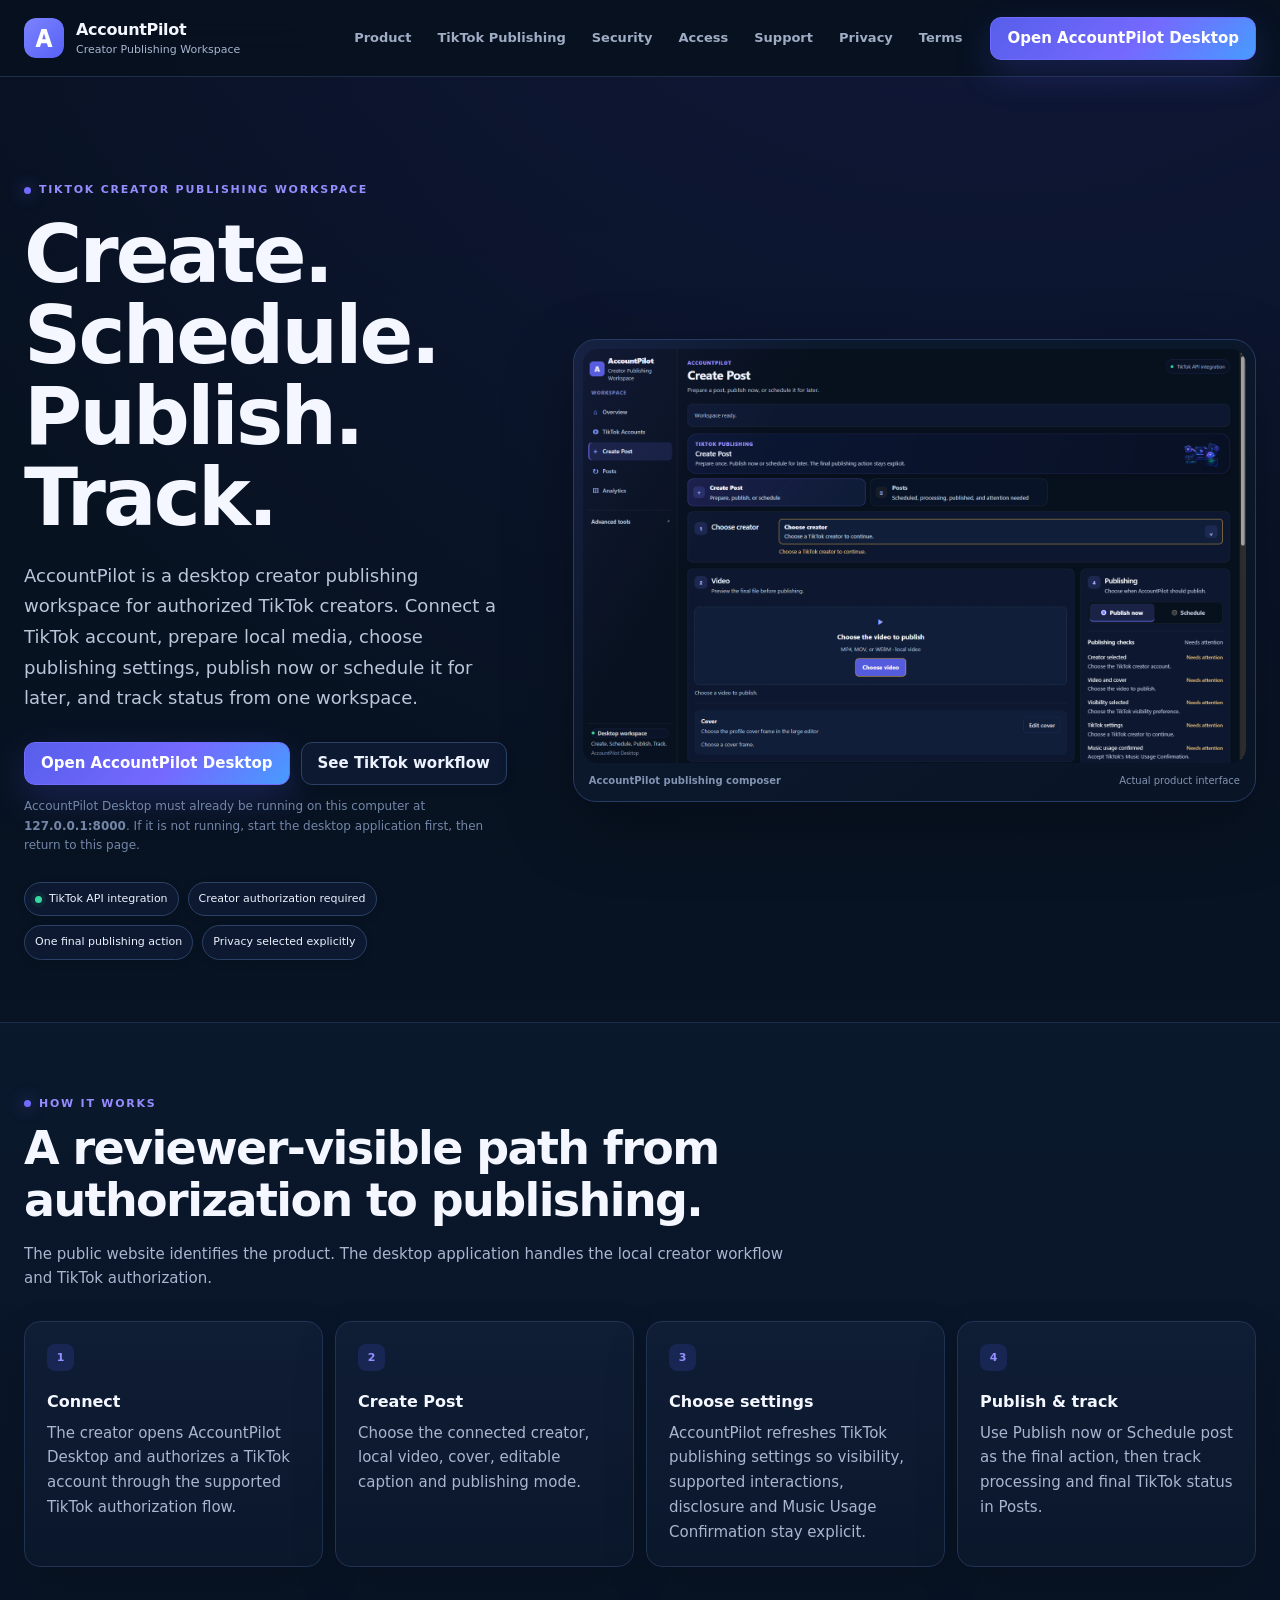
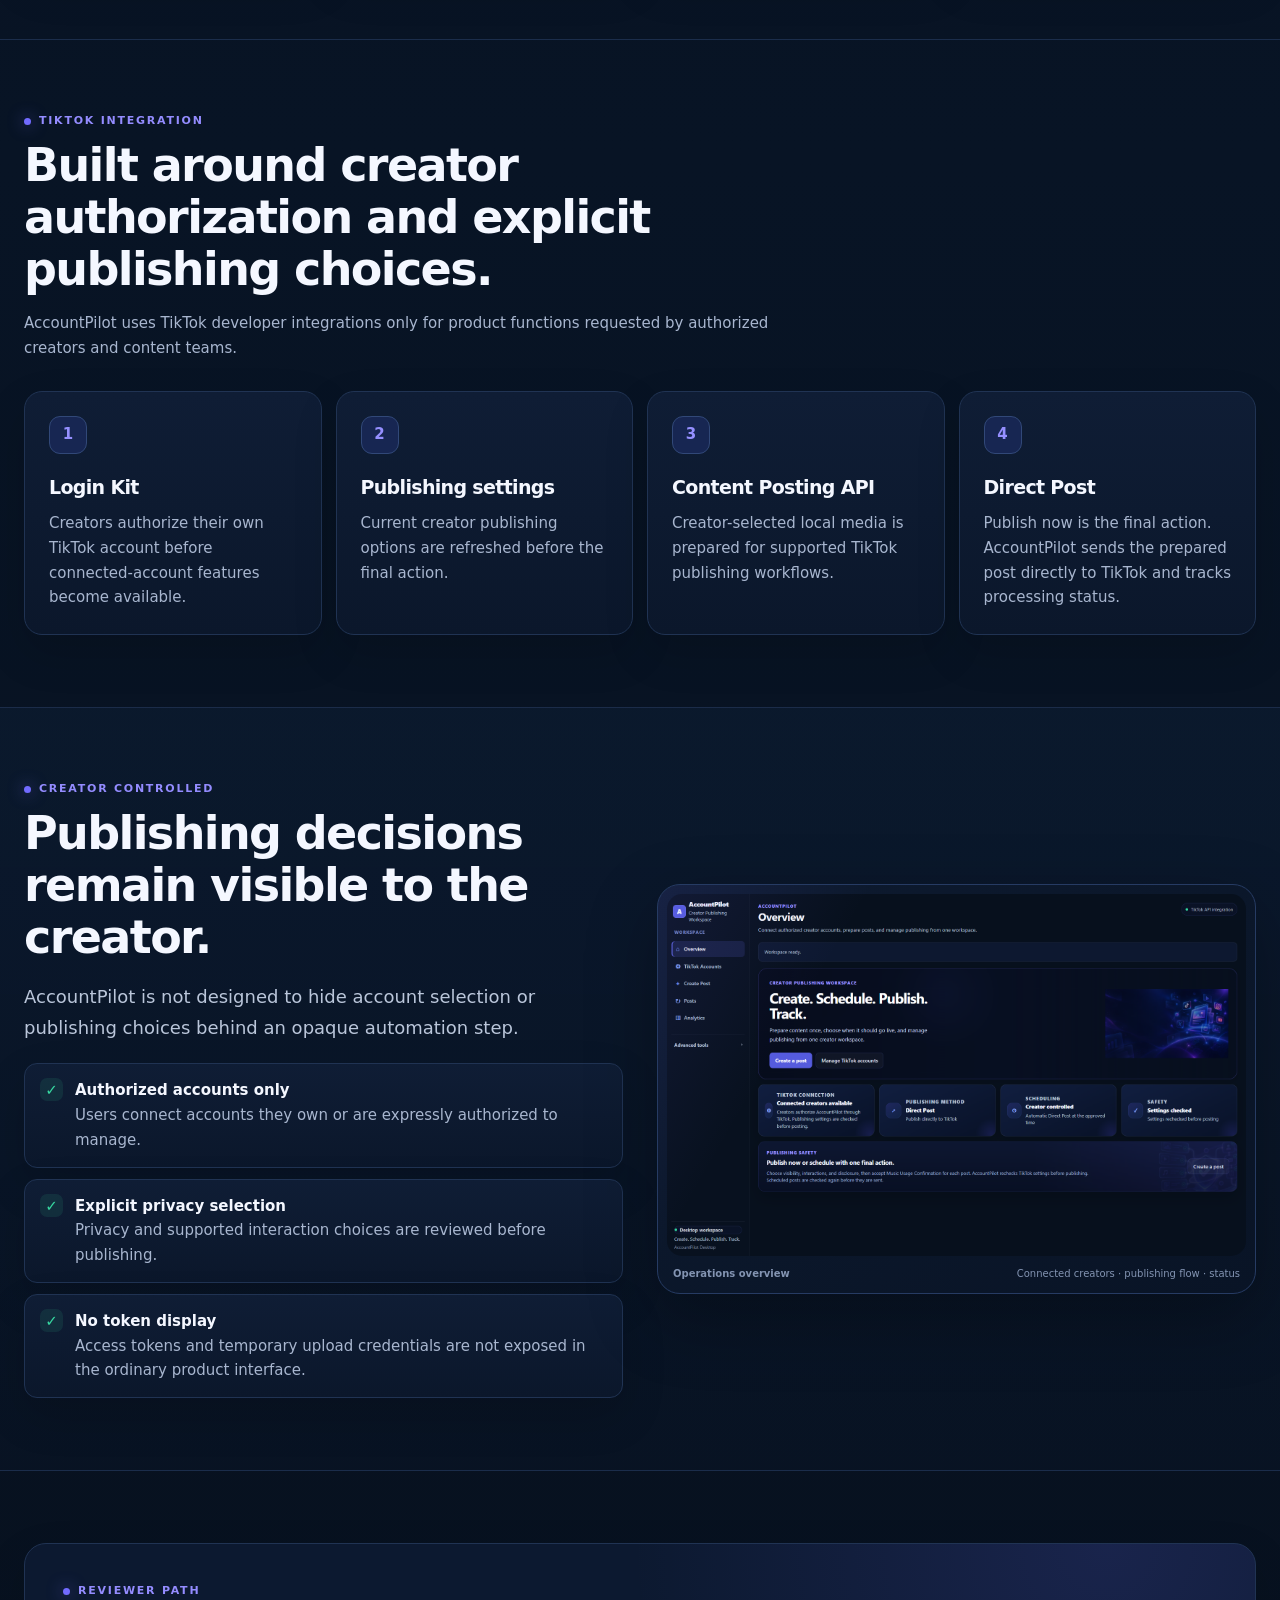
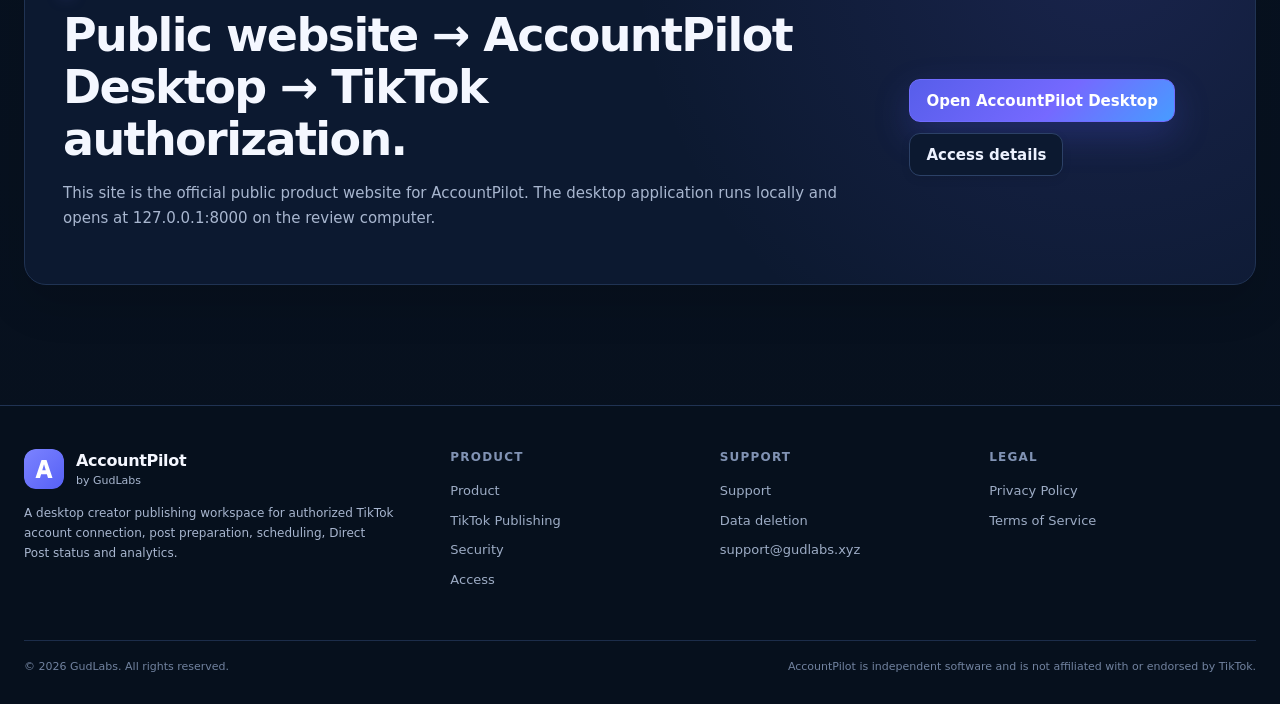
<file: index.html>
<!doctype html><html lang="en"><head><meta charset="utf-8"><meta name="viewport" content="width=device-width,initial-scale=1"><title>AccountPilot by GudLabs — TikTok Creator Publishing Workspace</title><meta name="description" content="AccountPilot is a desktop creator publishing workspace for authorized TikTok connection, Create Post, scheduling, Direct Post status and analytics."><meta name="theme-color" content="#07111f"><meta property="og:type" content="website"><meta property="og:site_name" content="AccountPilot"><meta property="og:title" content="AccountPilot by GudLabs — TikTok Creator Publishing Workspace"><meta property="og:description" content="Connect a TikTok account, prepare a post, publish now or schedule it, and track status from AccountPilot Desktop."><meta property="og:image" content="https://accountpilot.gudlabs.xyz/assets/accountpilot-publishing.png"><link rel="canonical" href="https://accountpilot.gudlabs.xyz/"><link rel="icon" type="image/svg+xml" href="assets/accountpilot-mark.svg"><link rel="stylesheet" href="assets/styles.css"></head><body><header class="topbar"><div class="container nav"><a class="brand" href="index.html"><img class="brand-mark" src="assets/accountpilot-mark.svg" alt=""><span class="brand-copy"><strong>AccountPilot</strong><small>Creator Publishing Workspace</small></span></a><nav class="navlinks" aria-label="Primary"><a href="product.html">Product</a><a href="tiktok-publishing.html">TikTok Publishing</a><a href="security.html">Security</a><a href="creator-access.html">Access</a><a href="contact.html">Support</a><a href="privacy.html">Privacy</a><a href="terms.html">Terms</a></nav><div class="nav-actions"><a class="btn primary" href="http://127.0.0.1:8000/">Open AccountPilot Desktop</a><button class="btn menu-btn" type="button" aria-label="Open navigation" aria-expanded="false" data-menu-button>☰</button></div></div><nav class="mobile-menu" data-mobile-menu><a href="product.html">Product</a><a href="tiktok-publishing.html">TikTok Publishing</a><a href="security.html">Security</a><a href="creator-access.html">Access</a><a href="contact.html">Support</a><a href="privacy.html">Privacy Policy</a><a href="terms.html">Terms of Service</a><a href="http://127.0.0.1:8000/">Open AccountPilot Desktop</a></nav></header><main><section class="hero"><div class="container hero-grid"><div><div class="eyebrow">TikTok creator publishing workspace</div><h1>Create. Schedule. Publish. Track.</h1><p class="lead">AccountPilot is a desktop creator publishing workspace for authorized TikTok creators. Connect a TikTok account, prepare local media, choose publishing settings, publish now or schedule it for later, and track status from one workspace.</p><div class="actions"><a class="btn primary" href="http://127.0.0.1:8000/">Open AccountPilot Desktop</a><a class="btn" href="tiktok-publishing.html">See TikTok workflow</a></div><p class="desktop-note">AccountPilot Desktop must already be running on this computer at <strong>127.0.0.1:8000</strong>. If it is not running, start the desktop application first, then return to this page.</p><div class="trust-row"><span class="pill"><i class="dot"></i> TikTok API integration</span><span class="pill">Creator authorization required</span><span class="pill">One final publishing action</span><span class="pill">Privacy selected explicitly</span></div></div><div class="product-frame"><img src="assets/accountpilot-publishing.png" alt="AccountPilot publishing composer showing creator-controlled publishing settings"><div class="product-caption"><strong>AccountPilot publishing composer</strong><span>Actual product interface</span></div></div></div></section><section class="section alt"><div class="container"><div class="section-head"><div class="eyebrow">How it works</div><h2>A reviewer-visible path from authorization to publishing.</h2><p class="muted">The public website identifies the product. The desktop application handles the local creator workflow and TikTok authorization.</p></div><div class="flow"><div class="flow-step"><span class="step-no">1</span><b>Connect</b><span class="muted">The creator opens AccountPilot Desktop and authorizes a TikTok account through the supported TikTok authorization flow.</span></div><div class="flow-step"><span class="step-no">2</span><b>Create Post</b><span class="muted">Choose the connected creator, local video, cover, editable caption and publishing mode.</span></div><div class="flow-step"><span class="step-no">3</span><b>Choose settings</b><span class="muted">AccountPilot refreshes TikTok publishing settings so visibility, supported interactions, disclosure and Music Usage Confirmation stay explicit.</span></div><div class="flow-step"><span class="step-no">4</span><b>Publish & track</b><span class="muted">Use Publish now or Schedule post as the final action, then track processing and final TikTok status in Posts.</span></div></div></div></section><section class="section"><div class="container"><div class="section-head"><div class="eyebrow">TikTok integration</div><h2>Built around creator authorization and explicit publishing choices.</h2><p class="muted">AccountPilot uses TikTok developer integrations only for product functions requested by authorized creators and content teams.</p></div><div class="grid four"><div class="card"><div class="card-icon">1</div><h3>Login Kit</h3><p>Creators authorize their own TikTok account before connected-account features become available.</p></div><div class="card"><div class="card-icon">2</div><h3>Publishing settings</h3><p>Current creator publishing options are refreshed before the final action.</p></div><div class="card"><div class="card-icon">3</div><h3>Content Posting API</h3><p>Creator-selected local media is prepared for supported TikTok publishing workflows.</p></div><div class="card"><div class="card-icon">4</div><h3>Direct Post</h3><p>Publish now is the final action. AccountPilot sends the prepared post directly to TikTok and tracks processing status.</p></div></div></div></section><section class="section alt"><div class="container split"><div><div class="eyebrow">Creator controlled</div><h2>Publishing decisions remain visible to the creator.</h2><p class="lead">AccountPilot is not designed to hide account selection or publishing choices behind an opaque automation step.</p><div class="checklist"><div class="check"><span class="checkmark">✓</span><div><strong>Authorized accounts only</strong><div class="muted">Users connect accounts they own or are expressly authorized to manage.</div></div></div><div class="check"><span class="checkmark">✓</span><div><strong>Explicit privacy selection</strong><div class="muted">Privacy and supported interaction choices are reviewed before publishing.</div></div></div><div class="check"><span class="checkmark">✓</span><div><strong>No token display</strong><div class="muted">Access tokens and temporary upload credentials are not exposed in the ordinary product interface.</div></div></div></div></div><div class="product-frame"><img src="assets/accountpilot-overview.png" alt="AccountPilot operations overview"><div class="product-caption"><strong>Operations overview</strong><span>Connected creators · publishing flow · status</span></div></div></div></section><section class="section"><div class="container callout"><div class="callout-row"><div><div class="eyebrow">Reviewer path</div><h2>Public website → AccountPilot Desktop → TikTok authorization.</h2><p class="muted">This site is the official public product website for AccountPilot. The desktop application runs locally and opens at 127.0.0.1:8000 on the review computer.</p></div><div class="actions"><a class="btn primary" href="http://127.0.0.1:8000/">Open AccountPilot Desktop</a><a class="btn" href="creator-access.html">Access details</a></div></div></div></section></main><footer class="footer-wrap"><div class="container footer"><div><a class="brand" href="index.html"><img class="brand-mark" src="assets/accountpilot-mark.svg" alt=""><span class="brand-copy"><strong>AccountPilot</strong><small>by GudLabs</small></span></a><p class="footer-note">A desktop creator publishing workspace for authorized TikTok account connection, post preparation, scheduling, Direct Post status and analytics.</p></div><div><h4>Product</h4><div class="footer-links"><a href="product.html">Product</a><a href="tiktok-publishing.html">TikTok Publishing</a><a href="security.html">Security</a><a href="creator-access.html">Access</a></div></div><div><h4>Support</h4><div class="footer-links"><a href="contact.html">Support</a><a href="data-deletion.html">Data deletion</a><a href="mailto:support@gudlabs.xyz">support@gudlabs.xyz</a></div></div><div><h4>Legal</h4><div class="footer-links"><a href="privacy.html">Privacy Policy</a><a href="terms.html">Terms of Service</a></div></div></div><div class="container copyright"><span>© <span data-year></span> GudLabs. All rights reserved.</span><span>AccountPilot is independent software and is not affiliated with or endorsed by TikTok.</span></div></footer><script src="assets/app.js"></script></body></html>
</file>
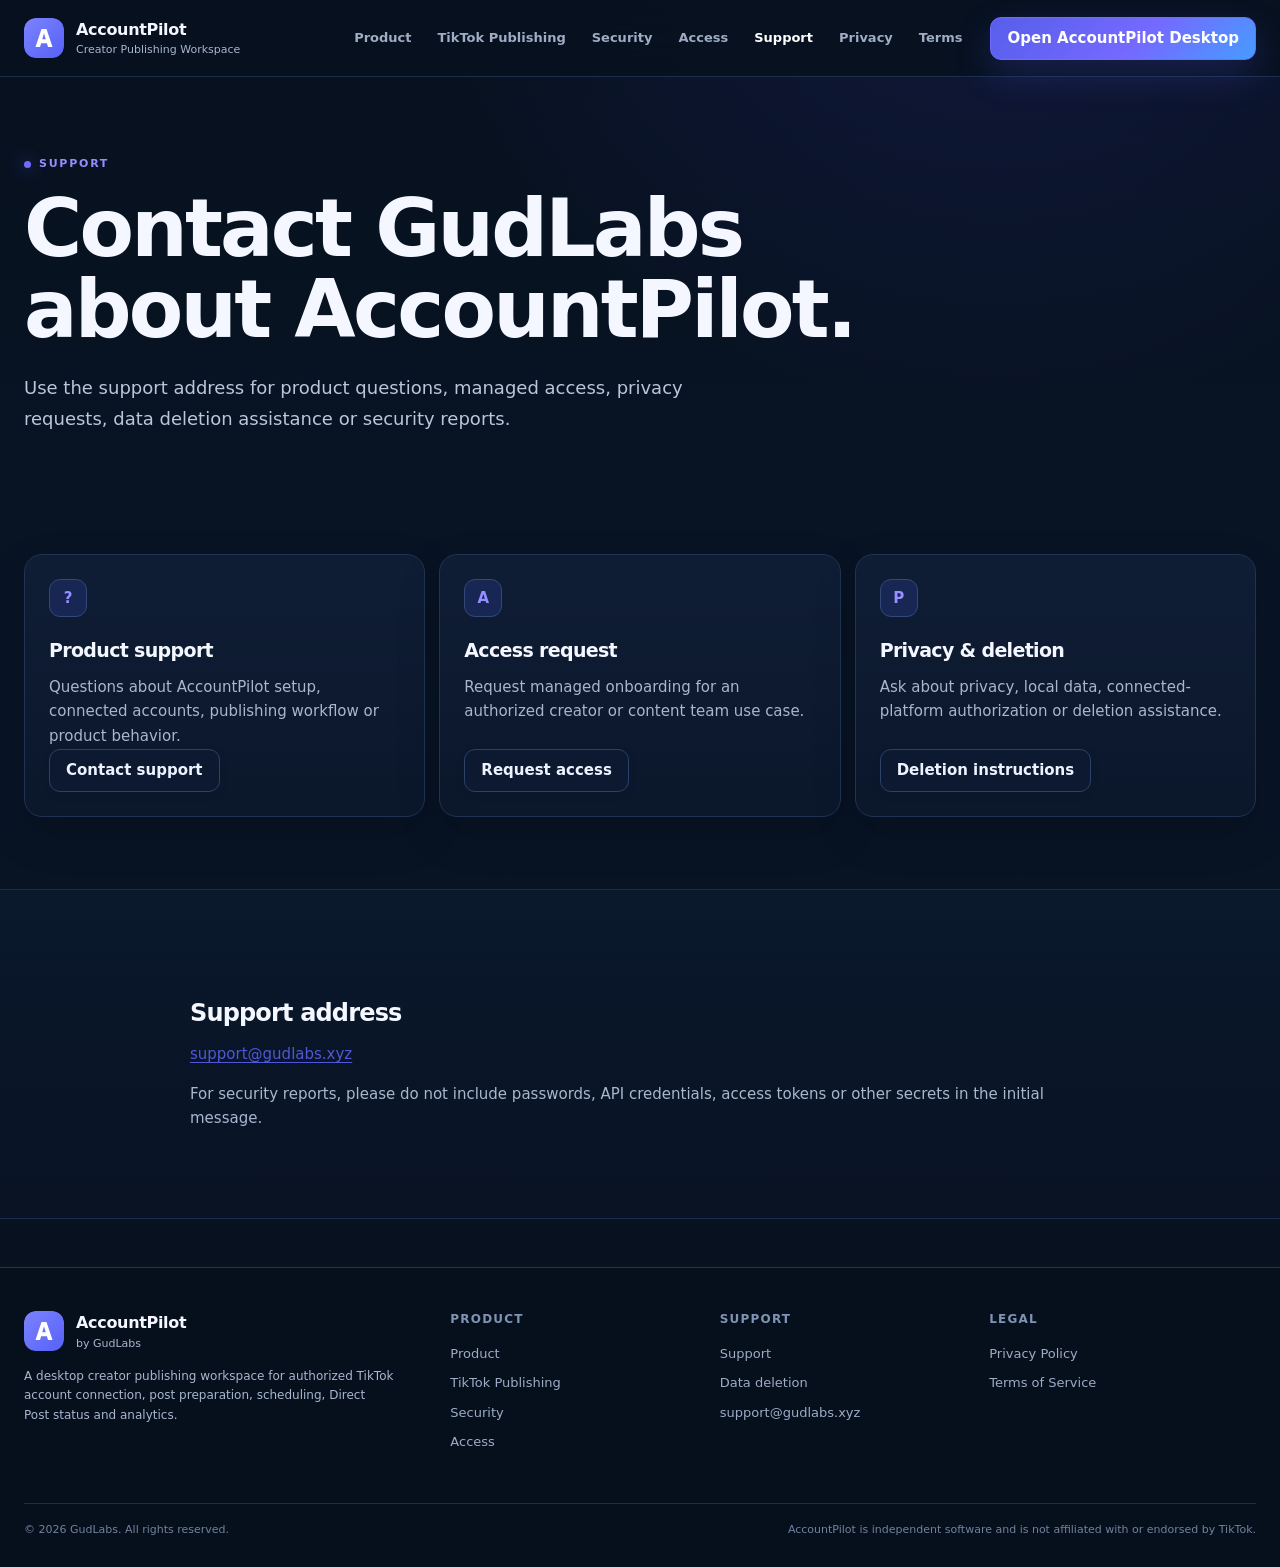
<file: contact.html>
<!doctype html><html lang="en"><head><meta charset="utf-8"><meta name="viewport" content="width=device-width,initial-scale=1"><title>Support — AccountPilot by GudLabs</title><meta name="description" content="Contact GudLabs for AccountPilot product support, managed access, privacy, deletion assistance or security reports."><meta name="theme-color" content="#07111f"><meta property="og:type" content="website"><meta property="og:site_name" content="AccountPilot"><meta property="og:title" content="Support — AccountPilot by GudLabs"><meta property="og:description" content="Contact GudLabs for AccountPilot product support, managed access, privacy, deletion assistance or security reports."><meta property="og:image" content="https://accountpilot.gudlabs.xyz/assets/accountpilot-publishing.png"><link rel="canonical" href="https://accountpilot.gudlabs.xyz/contact.html"><link rel="icon" type="image/svg+xml" href="assets/accountpilot-mark.svg"><link rel="stylesheet" href="assets/styles.css"></head><body><header class="topbar"><div class="container nav"><a class="brand" href="index.html"><img class="brand-mark" src="assets/accountpilot-mark.svg" alt=""><span class="brand-copy"><strong>AccountPilot</strong><small>Creator Publishing Workspace</small></span></a><nav class="navlinks" aria-label="Primary"><a href="product.html">Product</a><a href="tiktok-publishing.html">TikTok Publishing</a><a href="security.html">Security</a><a href="creator-access.html">Access</a><a href="contact.html" aria-current="page">Support</a><a href="privacy.html">Privacy</a><a href="terms.html">Terms</a></nav><div class="nav-actions"><a class="btn primary" href="http://127.0.0.1:8000/">Open AccountPilot Desktop</a><button class="btn menu-btn" type="button" aria-label="Open navigation" aria-expanded="false" data-menu-button>☰</button></div></div><nav class="mobile-menu" data-mobile-menu><a href="product.html">Product</a><a href="tiktok-publishing.html">TikTok Publishing</a><a href="security.html">Security</a><a href="creator-access.html">Access</a><a href="contact.html">Support</a><a href="privacy.html">Privacy Policy</a><a href="terms.html">Terms of Service</a><a href="http://127.0.0.1:8000/">Open AccountPilot Desktop</a></nav></header><main><section class="hero compact"><div class="container"><div class="eyebrow">Support</div><h1>Contact GudLabs about AccountPilot.</h1><p class="lead">Use the support address for product questions, managed access, privacy requests, data deletion assistance or security reports.</p></div></section><section class="section"><div class="container support-grid"><div class="card support-card"><div class="card-icon">?</div><h3>Product support</h3><p>Questions about AccountPilot setup, connected accounts, publishing workflow or product behavior.</p><a class="btn" href="mailto:support@gudlabs.xyz?subject=AccountPilot%20product%20support">Contact support</a></div><div class="card support-card"><div class="card-icon">A</div><h3>Access request</h3><p>Request managed onboarding for an authorized creator or content team use case.</p><a class="btn" href="mailto:support@gudlabs.xyz?subject=AccountPilot%20access%20request">Request access</a></div><div class="card support-card"><div class="card-icon">P</div><h3>Privacy & deletion</h3><p>Ask about privacy, local data, connected-platform authorization or deletion assistance.</p><a class="btn" href="data-deletion.html">Deletion instructions</a></div></div></section><section class="section alt"><div class="container legal"><h2>Support address</h2><p><a href="mailto:support@gudlabs.xyz">support@gudlabs.xyz</a></p><p class="muted">For security reports, please do not include passwords, API credentials, access tokens or other secrets in the initial message.</p></div></section></main><footer class="footer-wrap"><div class="container footer"><div><a class="brand" href="index.html"><img class="brand-mark" src="assets/accountpilot-mark.svg" alt=""><span class="brand-copy"><strong>AccountPilot</strong><small>by GudLabs</small></span></a><p class="footer-note">A desktop creator publishing workspace for authorized TikTok account connection, post preparation, scheduling, Direct Post status and analytics.</p></div><div><h4>Product</h4><div class="footer-links"><a href="product.html">Product</a><a href="tiktok-publishing.html">TikTok Publishing</a><a href="security.html">Security</a><a href="creator-access.html">Access</a></div></div><div><h4>Support</h4><div class="footer-links"><a href="contact.html">Support</a><a href="data-deletion.html">Data deletion</a><a href="mailto:support@gudlabs.xyz">support@gudlabs.xyz</a></div></div><div><h4>Legal</h4><div class="footer-links"><a href="privacy.html">Privacy Policy</a><a href="terms.html">Terms of Service</a></div></div></div><div class="container copyright"><span>© <span data-year></span> GudLabs. All rights reserved.</span><span>AccountPilot is independent software and is not affiliated with or endorsed by TikTok.</span></div></footer><script src="assets/app.js"></script></body></html>
</file>
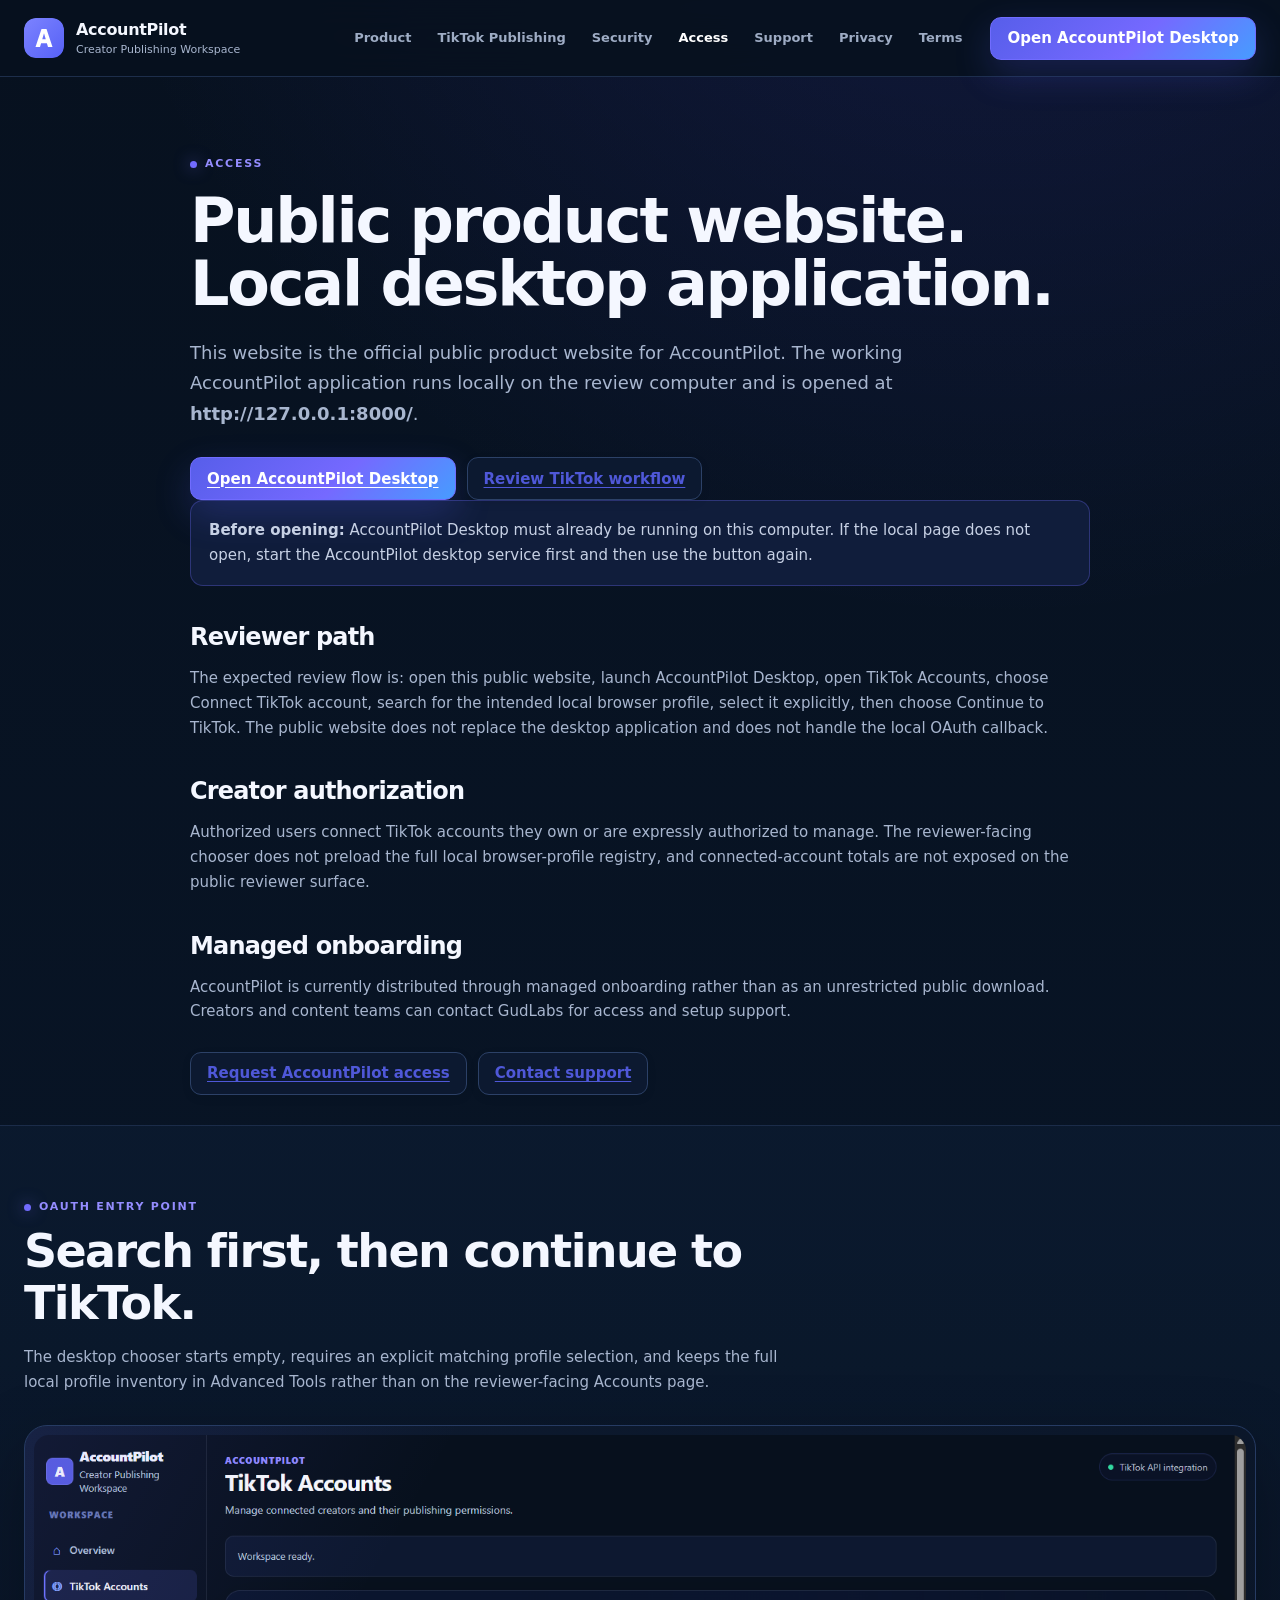
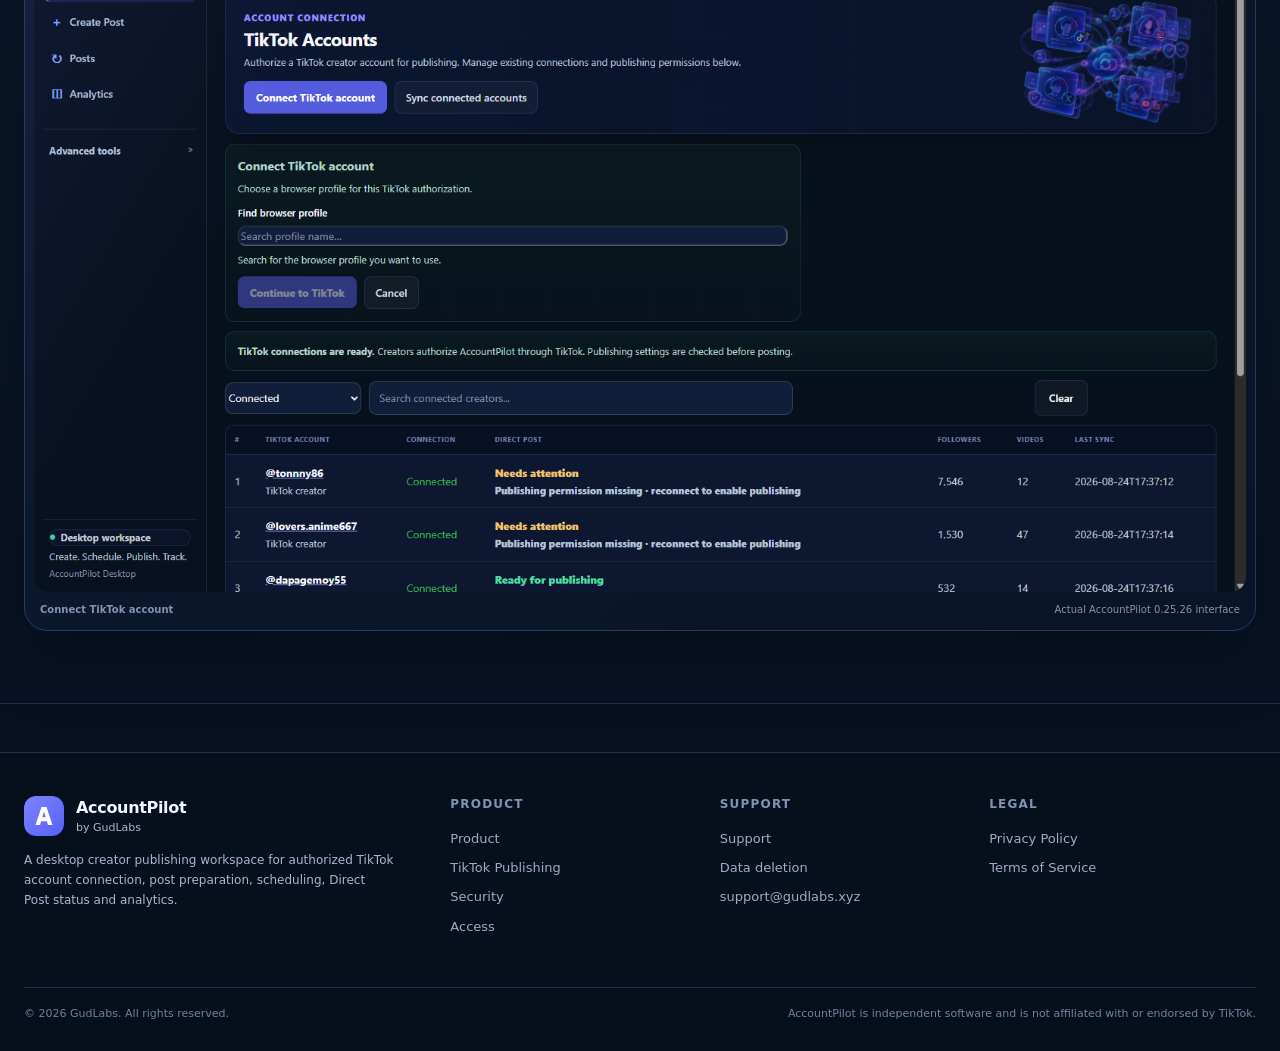
<file: creator-access.html>
<!doctype html><html lang="en"><head><meta charset="utf-8"><meta name="viewport" content="width=device-width,initial-scale=1"><title>Access — AccountPilot by GudLabs</title><meta name="description" content="How authorized creators and reviewers access AccountPilot Desktop and connect TikTok accounts."><meta name="theme-color" content="#07111f"><meta property="og:type" content="website"><meta property="og:site_name" content="AccountPilot"><meta property="og:title" content="Access — AccountPilot by GudLabs"><meta property="og:description" content="How authorized creators and reviewers access AccountPilot Desktop and connect TikTok accounts."><meta property="og:image" content="https://accountpilot.gudlabs.xyz/assets/accountpilot-publishing.png"><link rel="canonical" href="https://accountpilot.gudlabs.xyz/creator-access.html"><link rel="icon" type="image/svg+xml" href="assets/accountpilot-mark.svg"><link rel="stylesheet" href="assets/styles.css"></head><body><header class="topbar"><div class="container nav"><a class="brand" href="index.html"><img class="brand-mark" src="assets/accountpilot-mark.svg" alt=""><span class="brand-copy"><strong>AccountPilot</strong><small>Creator Publishing Workspace</small></span></a><nav class="navlinks" aria-label="Primary"><a href="product.html">Product</a><a href="tiktok-publishing.html">TikTok Publishing</a><a href="security.html">Security</a><a href="creator-access.html" aria-current="page">Access</a><a href="contact.html">Support</a><a href="privacy.html">Privacy</a><a href="terms.html">Terms</a></nav><div class="nav-actions"><a class="btn primary" href="http://127.0.0.1:8000/">Open AccountPilot Desktop</a><button class="btn menu-btn" type="button" aria-label="Open navigation" aria-expanded="false" data-menu-button>☰</button></div></div><nav class="mobile-menu" data-mobile-menu><a href="product.html">Product</a><a href="tiktok-publishing.html">TikTok Publishing</a><a href="security.html">Security</a><a href="creator-access.html">Access</a><a href="contact.html">Support</a><a href="privacy.html">Privacy Policy</a><a href="terms.html">Terms of Service</a><a href="http://127.0.0.1:8000/">Open AccountPilot Desktop</a></nav></header><main><section class="hero compact"><div class="container legal"><div class="eyebrow">Access</div><h1>Public product website. Local desktop application.</h1><p class="lead">This website is the official public product website for AccountPilot. The working AccountPilot application runs locally on the review computer and is opened at <strong>http://127.0.0.1:8000/</strong>.</p><div class="actions"><a class="btn primary" href="http://127.0.0.1:8000/">Open AccountPilot Desktop</a><a class="btn" href="tiktok-publishing.html">Review TikTok workflow</a></div><div class="notice"><strong>Before opening:</strong> AccountPilot Desktop must already be running on this computer. If the local page does not open, start the AccountPilot desktop service first and then use the button again.</div><h2>Reviewer path</h2><p>The expected review flow is: open this public website, launch AccountPilot Desktop, open TikTok Accounts, choose Connect TikTok account, search for the intended local browser profile, select it explicitly, then choose Continue to TikTok. The public website does not replace the desktop application and does not handle the local OAuth callback.</p><h2>Creator authorization</h2><p>Authorized users connect TikTok accounts they own or are expressly authorized to manage. The reviewer-facing chooser does not preload the full local browser-profile registry, and connected-account totals are not exposed on the public reviewer surface.</p><h2>Managed onboarding</h2><p>AccountPilot is currently distributed through managed onboarding rather than as an unrestricted public download. Creators and content teams can contact GudLabs for access and setup support.</p><div class="actions"><a class="btn" href="mailto:support@gudlabs.xyz?subject=AccountPilot%20access%20request">Request AccountPilot access</a><a class="btn" href="contact.html">Contact support</a></div></div></section><section class="section alt"><div class="container"><div class="section-head"><div class="eyebrow">OAuth entry point</div><h2>Search first, then continue to TikTok.</h2><p class="muted">The desktop chooser starts empty, requires an explicit matching profile selection, and keeps the full local profile inventory in Advanced Tools rather than on the reviewer-facing Accounts page.</p></div><div class="product-frame"><img src="assets/accountpilot-oauth-connect.png" alt="AccountPilot Connect TikTok account searchable chooser"><div class="product-caption"><strong>Connect TikTok account</strong><span>Actual AccountPilot 0.25.26 interface</span></div></div></div></section></main><footer class="footer-wrap"><div class="container footer"><div><a class="brand" href="index.html"><img class="brand-mark" src="assets/accountpilot-mark.svg" alt=""><span class="brand-copy"><strong>AccountPilot</strong><small>by GudLabs</small></span></a><p class="footer-note">A desktop creator publishing workspace for authorized TikTok account connection, post preparation, scheduling, Direct Post status and analytics.</p></div><div><h4>Product</h4><div class="footer-links"><a href="product.html">Product</a><a href="tiktok-publishing.html">TikTok Publishing</a><a href="security.html">Security</a><a href="creator-access.html">Access</a></div></div><div><h4>Support</h4><div class="footer-links"><a href="contact.html">Support</a><a href="data-deletion.html">Data deletion</a><a href="mailto:support@gudlabs.xyz">support@gudlabs.xyz</a></div></div><div><h4>Legal</h4><div class="footer-links"><a href="privacy.html">Privacy Policy</a><a href="terms.html">Terms of Service</a></div></div></div><div class="container copyright"><span>© <span data-year></span> GudLabs. All rights reserved.</span><span>AccountPilot is independent software and is not affiliated with or endorsed by TikTok.</span></div></footer><script src="assets/app.js"></script></body></html>
</file>
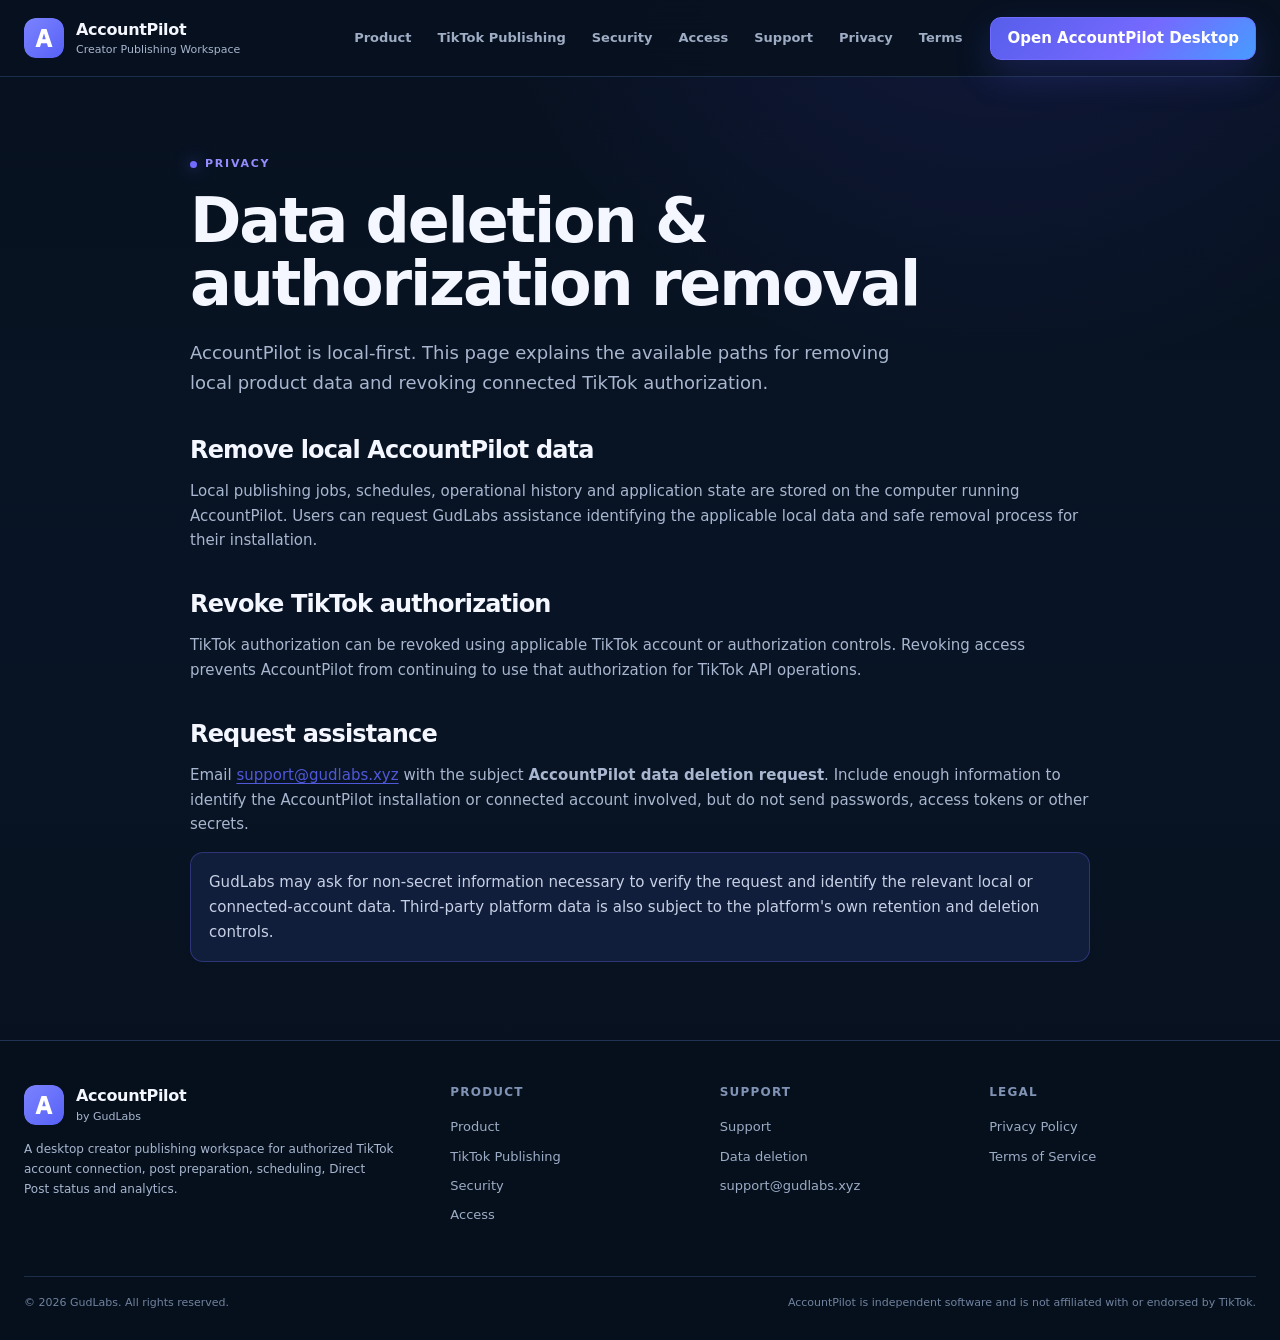
<file: data-deletion.html>
<!doctype html><html lang="en"><head><meta charset="utf-8"><meta name="viewport" content="width=device-width,initial-scale=1"><title>Data Deletion — AccountPilot by GudLabs</title><meta name="description" content="Instructions for AccountPilot local data deletion assistance and connected TikTok authorization revocation."><meta name="theme-color" content="#07111f"><meta property="og:type" content="website"><meta property="og:site_name" content="AccountPilot"><meta property="og:title" content="Data Deletion — AccountPilot by GudLabs"><meta property="og:description" content="Instructions for AccountPilot local data deletion assistance and connected TikTok authorization revocation."><meta property="og:image" content="https://accountpilot.gudlabs.xyz/assets/accountpilot-publishing.png"><link rel="canonical" href="https://accountpilot.gudlabs.xyz/data-deletion.html"><link rel="icon" type="image/svg+xml" href="assets/accountpilot-mark.svg"><link rel="stylesheet" href="assets/styles.css"></head><body><header class="topbar"><div class="container nav"><a class="brand" href="index.html"><img class="brand-mark" src="assets/accountpilot-mark.svg" alt=""><span class="brand-copy"><strong>AccountPilot</strong><small>Creator Publishing Workspace</small></span></a><nav class="navlinks" aria-label="Primary"><a href="product.html">Product</a><a href="tiktok-publishing.html">TikTok Publishing</a><a href="security.html">Security</a><a href="creator-access.html">Access</a><a href="contact.html">Support</a><a href="privacy.html">Privacy</a><a href="terms.html">Terms</a></nav><div class="nav-actions"><a class="btn primary" href="http://127.0.0.1:8000/">Open AccountPilot Desktop</a><button class="btn menu-btn" type="button" aria-label="Open navigation" aria-expanded="false" data-menu-button>☰</button></div></div><nav class="mobile-menu" data-mobile-menu><a href="product.html">Product</a><a href="tiktok-publishing.html">TikTok Publishing</a><a href="security.html">Security</a><a href="creator-access.html">Access</a><a href="contact.html">Support</a><a href="privacy.html">Privacy Policy</a><a href="terms.html">Terms of Service</a><a href="http://127.0.0.1:8000/">Open AccountPilot Desktop</a></nav></header><main><section class="hero compact"><div class="container legal"><div class="eyebrow">Privacy</div><h1>Data deletion & authorization removal</h1><p class="lead">AccountPilot is local-first. This page explains the available paths for removing local product data and revoking connected TikTok authorization.</p><h2>Remove local AccountPilot data</h2><p>Local publishing jobs, schedules, operational history and application state are stored on the computer running AccountPilot. Users can request GudLabs assistance identifying the applicable local data and safe removal process for their installation.</p><h2>Revoke TikTok authorization</h2><p>TikTok authorization can be revoked using applicable TikTok account or authorization controls. Revoking access prevents AccountPilot from continuing to use that authorization for TikTok API operations.</p><h2>Request assistance</h2><p>Email <a href="mailto:support@gudlabs.xyz?subject=AccountPilot%20data%20deletion%20request">support@gudlabs.xyz</a> with the subject <strong>AccountPilot data deletion request</strong>. Include enough information to identify the AccountPilot installation or connected account involved, but do not send passwords, access tokens or other secrets.</p><div class="notice">GudLabs may ask for non-secret information necessary to verify the request and identify the relevant local or connected-account data. Third-party platform data is also subject to the platform's own retention and deletion controls.</div></div></section></main><footer class="footer-wrap"><div class="container footer"><div><a class="brand" href="index.html"><img class="brand-mark" src="assets/accountpilot-mark.svg" alt=""><span class="brand-copy"><strong>AccountPilot</strong><small>by GudLabs</small></span></a><p class="footer-note">A desktop creator publishing workspace for authorized TikTok account connection, post preparation, scheduling, Direct Post status and analytics.</p></div><div><h4>Product</h4><div class="footer-links"><a href="product.html">Product</a><a href="tiktok-publishing.html">TikTok Publishing</a><a href="security.html">Security</a><a href="creator-access.html">Access</a></div></div><div><h4>Support</h4><div class="footer-links"><a href="contact.html">Support</a><a href="data-deletion.html">Data deletion</a><a href="mailto:support@gudlabs.xyz">support@gudlabs.xyz</a></div></div><div><h4>Legal</h4><div class="footer-links"><a href="privacy.html">Privacy Policy</a><a href="terms.html">Terms of Service</a></div></div></div><div class="container copyright"><span>© <span data-year></span> GudLabs. All rights reserved.</span><span>AccountPilot is independent software and is not affiliated with or endorsed by TikTok.</span></div></footer><script src="assets/app.js"></script></body></html>
</file>
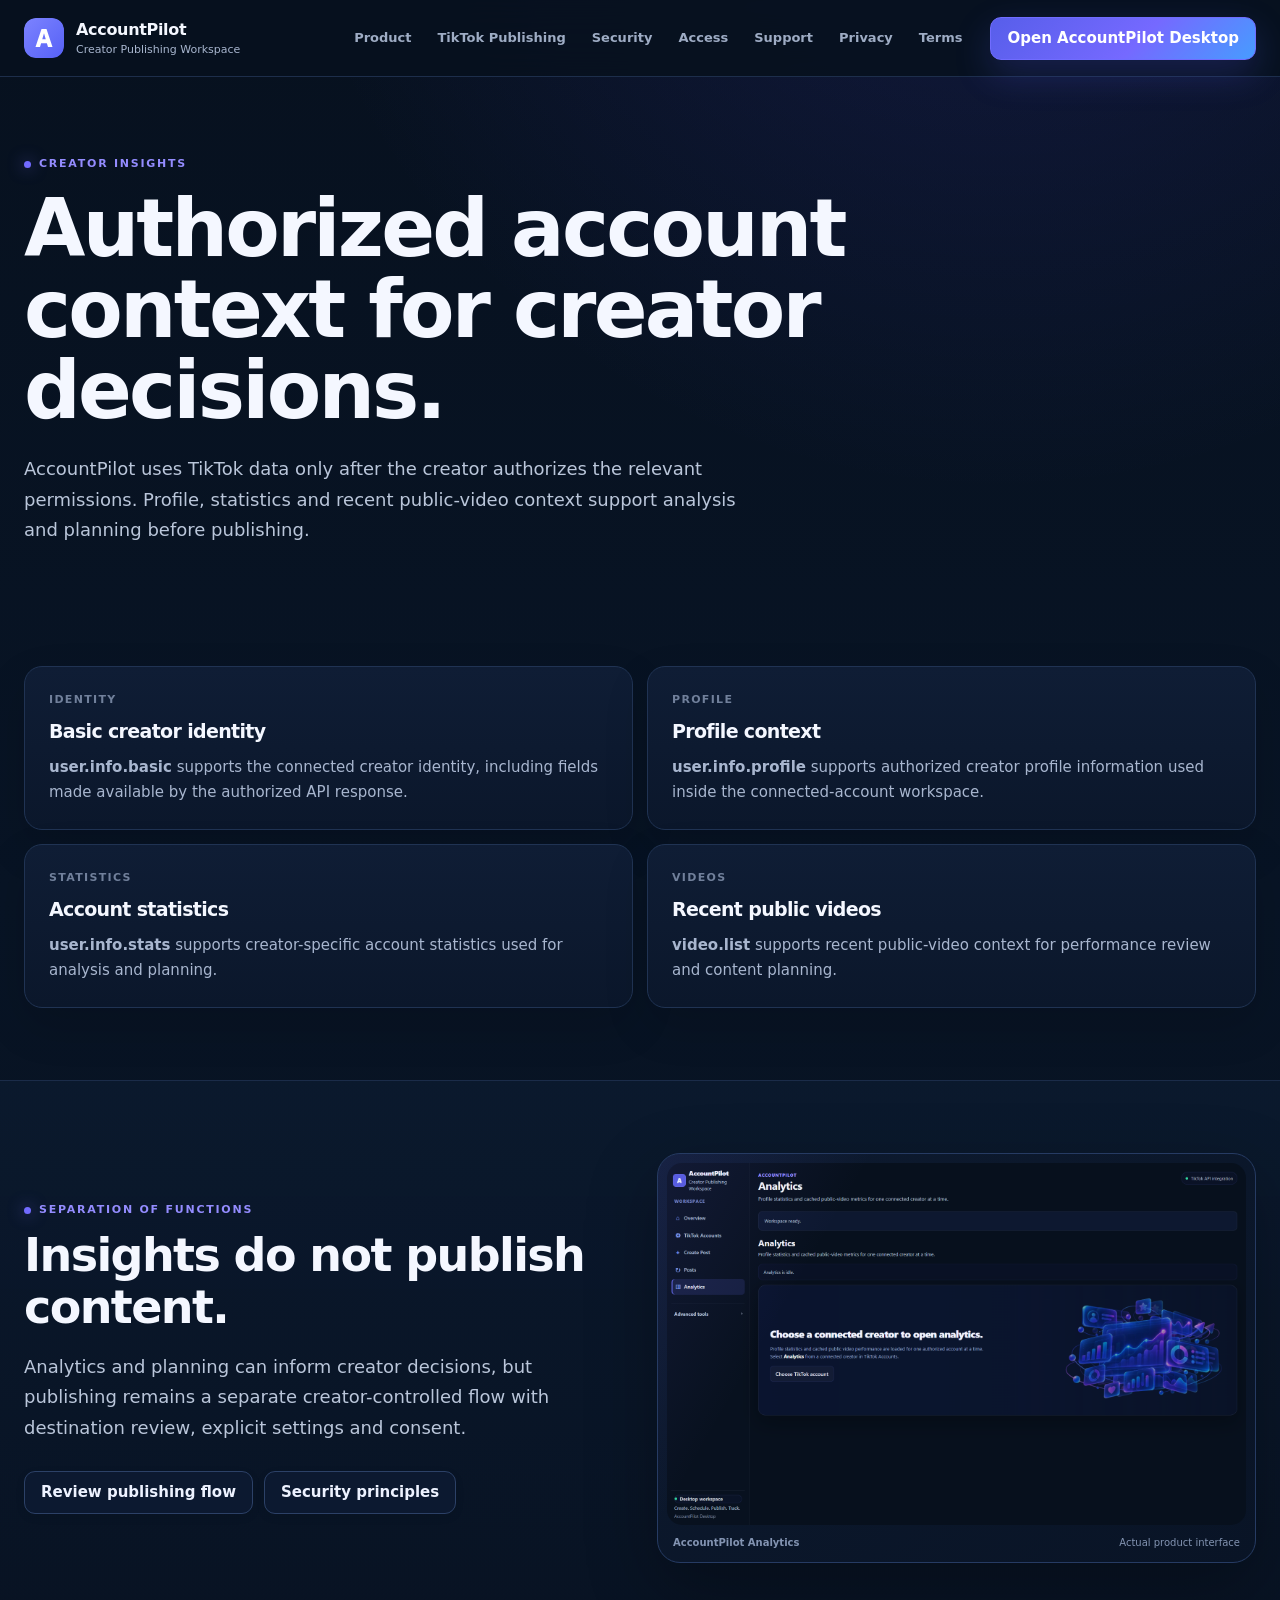
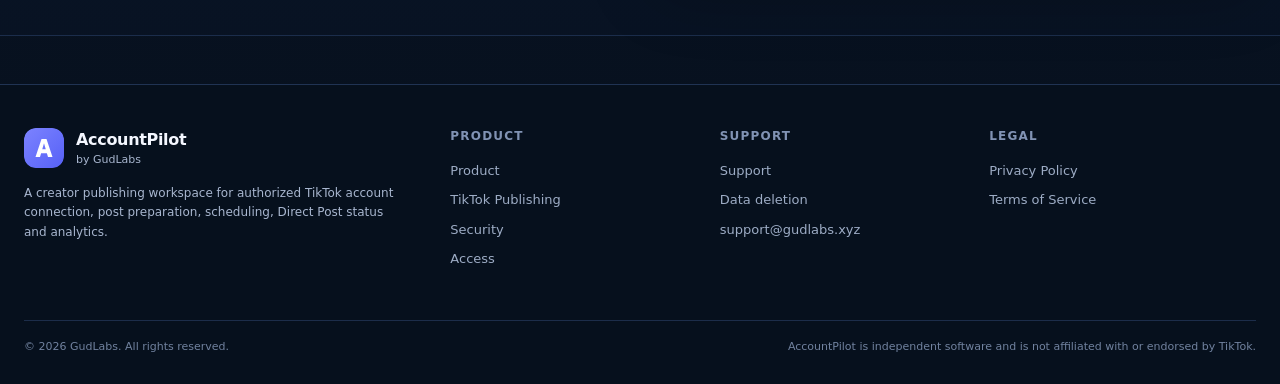
<file: insights.html>
<!doctype html><html lang="en"><head><meta charset="utf-8"><meta name="viewport" content="width=device-width,initial-scale=1"><title>Creator Insights — AccountPilot by GudLabs</title><meta name="description" content="How AccountPilot uses creator-authorized TikTok profile, statistics and recent public video data for analysis and planning."><meta name="theme-color" content="#07111f"><meta property="og:type" content="website"><meta property="og:site_name" content="AccountPilot"><meta property="og:title" content="Creator Insights — AccountPilot by GudLabs"><meta property="og:description" content="How AccountPilot uses creator-authorized TikTok profile, statistics and recent public video data for analysis and planning."><meta property="og:image" content="https://accountpilot.gudlabs.xyz/assets/accountpilot-analytics.png"><link rel="canonical" href="https://accountpilot.gudlabs.xyz/insights.html"><link rel="icon" type="image/svg+xml" href="assets/accountpilot-mark.svg"><link rel="stylesheet" href="assets/styles.css"></head><body><header class="topbar"><div class="container nav"><a class="brand" href="index.html"><img class="brand-mark" src="assets/accountpilot-mark.svg" alt=""><span class="brand-copy"><strong>AccountPilot</strong><small>Creator Publishing Workspace</small></span></a><nav class="navlinks" aria-label="Primary"><a href="product.html">Product</a><a href="tiktok-publishing.html">TikTok Publishing</a><a href="security.html">Security</a><a href="creator-access.html">Access</a><a href="contact.html">Support</a><a href="privacy.html">Privacy</a><a href="terms.html">Terms</a></nav><div class="nav-actions"><a class="btn primary" href="http://127.0.0.1:8000/">Open AccountPilot Desktop</a><button class="btn menu-btn" type="button" aria-label="Open navigation" aria-expanded="false" data-menu-button>☰</button></div></div><nav class="mobile-menu" data-mobile-menu><a href="product.html">Product</a><a href="tiktok-publishing.html">TikTok Publishing</a><a href="security.html">Security</a><a href="creator-access.html">Access</a><a href="contact.html">Support</a><a href="privacy.html">Privacy Policy</a><a href="terms.html">Terms of Service</a></nav></header><main><section class="hero compact"><div class="container"><div class="eyebrow">Creator insights</div><h1>Authorized account context for creator decisions.</h1><p class="lead">AccountPilot uses TikTok data only after the creator authorizes the relevant permissions. Profile, statistics and recent public-video context support analysis and planning before publishing.</p></div></section><section class="section"><div class="container"><div class="grid two"><div class="card"><div class="kicker">Identity</div><h3>Basic creator identity</h3><p><b>user.info.basic</b> supports the connected creator identity, including fields made available by the authorized API response.</p></div><div class="card"><div class="kicker">Profile</div><h3>Profile context</h3><p><b>user.info.profile</b> supports authorized creator profile information used inside the connected-account workspace.</p></div><div class="card"><div class="kicker">Statistics</div><h3>Account statistics</h3><p><b>user.info.stats</b> supports creator-specific account statistics used for analysis and planning.</p></div><div class="card"><div class="kicker">Videos</div><h3>Recent public videos</h3><p><b>video.list</b> supports recent public-video context for performance review and content planning.</p></div></div></div></section><section class="section alt"><div class="container split"><div><div class="eyebrow">Separation of functions</div><h2>Insights do not publish content.</h2><p class="lead">Analytics and planning can inform creator decisions, but publishing remains a separate creator-controlled flow with destination review, explicit settings and consent.</p><div class="actions"><a class="btn" href="tiktok-publishing.html">Review publishing flow</a><a class="btn" href="security.html">Security principles</a></div></div><div class="product-frame"><img src="assets/accountpilot-analytics.png" alt="AccountPilot Analytics workspace"><div class="product-caption"><strong>AccountPilot Analytics</strong><span>Actual product interface</span></div></div></div></section></main><footer class="footer-wrap"><div class="container footer"><div><a class="brand" href="index.html"><img class="brand-mark" src="assets/accountpilot-mark.svg" alt=""><span class="brand-copy"><strong>AccountPilot</strong><small>by GudLabs</small></span></a><p class="footer-note">A creator publishing workspace for authorized TikTok account connection, post preparation, scheduling, Direct Post status and analytics.</p></div><div><h4>Product</h4><div class="footer-links"><a href="product.html">Product</a><a href="tiktok-publishing.html">TikTok Publishing</a><a href="security.html">Security</a><a href="creator-access.html">Access</a></div></div><div><h4>Support</h4><div class="footer-links"><a href="contact.html">Support</a><a href="data-deletion.html">Data deletion</a><a href="mailto:support@gudlabs.xyz">support@gudlabs.xyz</a></div></div><div><h4>Legal</h4><div class="footer-links"><a href="privacy.html">Privacy Policy</a><a href="terms.html">Terms of Service</a></div></div></div><div class="container copyright"><span>© <span data-year></span> GudLabs. All rights reserved.</span><span>AccountPilot is independent software and is not affiliated with or endorsed by TikTok.</span></div></footer><script src="assets/app.js"></script></body></html>
</file>
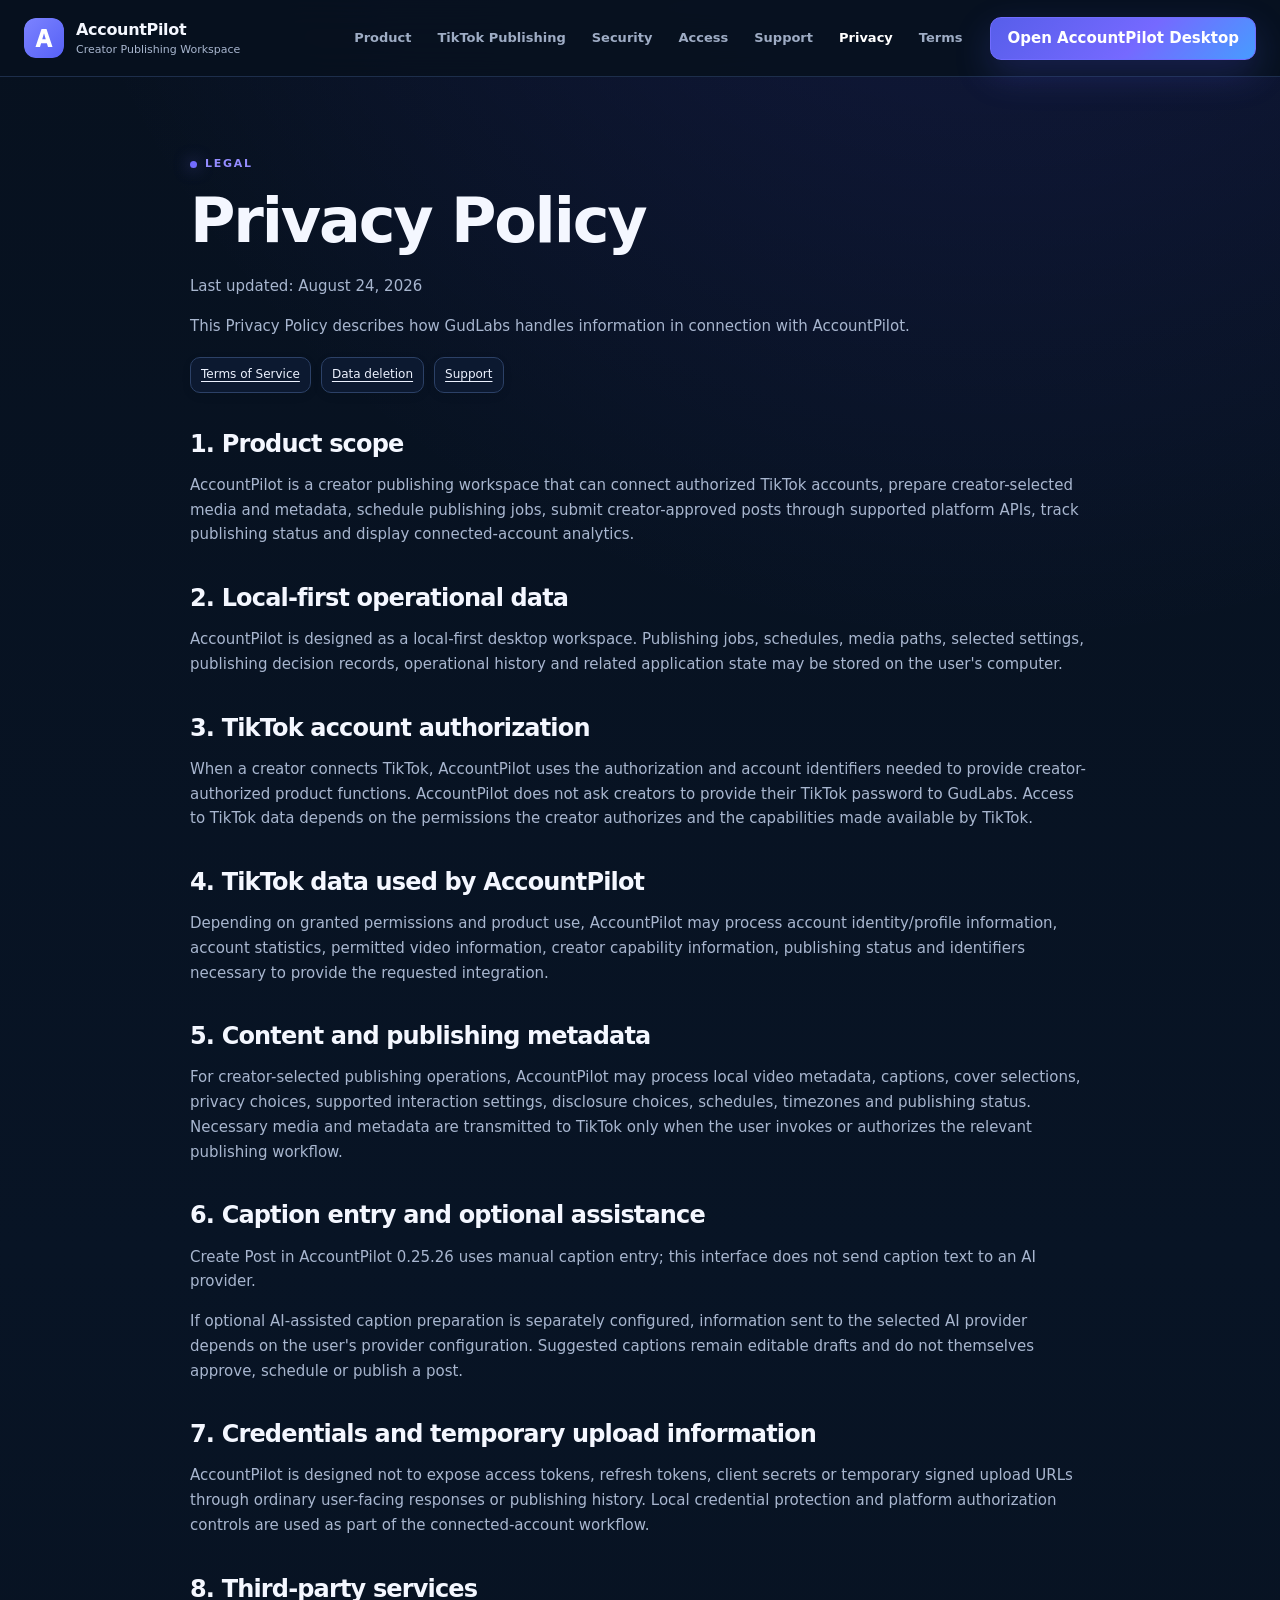
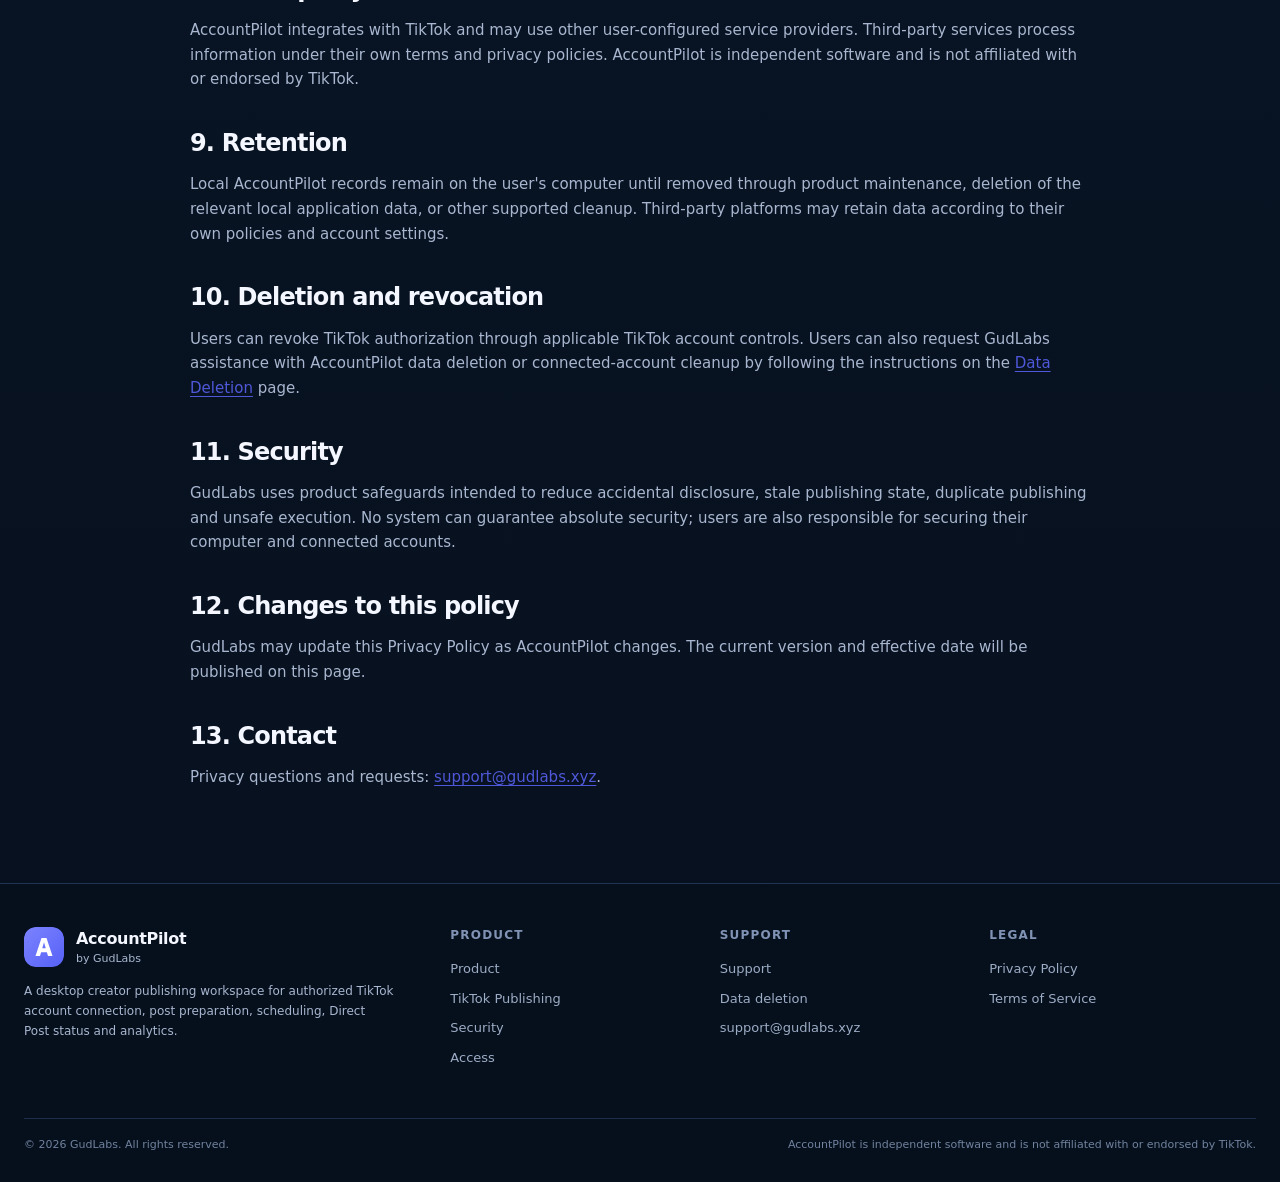
<file: privacy.html>
<!doctype html><html lang="en"><head><meta charset="utf-8"><meta name="viewport" content="width=device-width,initial-scale=1"><title>Privacy Policy — AccountPilot by GudLabs</title><meta name="description" content="Privacy Policy for AccountPilot, including local operational data, TikTok authorization, publishing metadata, retention and deletion."><meta name="theme-color" content="#07111f"><meta property="og:type" content="website"><meta property="og:site_name" content="AccountPilot"><meta property="og:title" content="Privacy Policy — AccountPilot by GudLabs"><meta property="og:description" content="Privacy Policy for AccountPilot, including local operational data, TikTok authorization, publishing metadata, retention and deletion."><meta property="og:image" content="https://accountpilot.gudlabs.xyz/assets/accountpilot-publishing.png"><link rel="canonical" href="https://accountpilot.gudlabs.xyz/privacy.html"><link rel="icon" type="image/svg+xml" href="assets/accountpilot-mark.svg"><link rel="stylesheet" href="assets/styles.css"></head><body><header class="topbar"><div class="container nav"><a class="brand" href="index.html"><img class="brand-mark" src="assets/accountpilot-mark.svg" alt=""><span class="brand-copy"><strong>AccountPilot</strong><small>Creator Publishing Workspace</small></span></a><nav class="navlinks" aria-label="Primary"><a href="product.html">Product</a><a href="tiktok-publishing.html">TikTok Publishing</a><a href="security.html">Security</a><a href="creator-access.html">Access</a><a href="contact.html">Support</a><a href="privacy.html" aria-current="page">Privacy</a><a href="terms.html">Terms</a></nav><div class="nav-actions"><a class="btn primary" href="http://127.0.0.1:8000/">Open AccountPilot Desktop</a><button class="btn menu-btn" type="button" aria-label="Open navigation" aria-expanded="false" data-menu-button>☰</button></div></div><nav class="mobile-menu" data-mobile-menu><a href="product.html">Product</a><a href="tiktok-publishing.html">TikTok Publishing</a><a href="security.html">Security</a><a href="creator-access.html">Access</a><a href="contact.html">Support</a><a href="privacy.html">Privacy Policy</a><a href="terms.html">Terms of Service</a><a href="http://127.0.0.1:8000/">Open AccountPilot Desktop</a></nav></header><main><section class="hero compact"><div class="container legal"><div class="eyebrow">Legal</div><h1>Privacy Policy</h1><p class="muted">Last updated: August 24, 2026</p><p>This Privacy Policy describes how GudLabs handles information in connection with AccountPilot.</p><div class="legal-quick"><a href="terms.html">Terms of Service</a><a href="data-deletion.html">Data deletion</a><a href="contact.html">Support</a></div><h2>1. Product scope</h2><p>AccountPilot is a creator publishing workspace that can connect authorized TikTok accounts, prepare creator-selected media and metadata, schedule publishing jobs, submit creator-approved posts through supported platform APIs, track publishing status and display connected-account analytics.</p><h2>2. Local-first operational data</h2><p>AccountPilot is designed as a local-first desktop workspace. Publishing jobs, schedules, media paths, selected settings, publishing decision records, operational history and related application state may be stored on the user's computer.</p><h2>3. TikTok account authorization</h2><p>When a creator connects TikTok, AccountPilot uses the authorization and account identifiers needed to provide creator-authorized product functions. AccountPilot does not ask creators to provide their TikTok password to GudLabs. Access to TikTok data depends on the permissions the creator authorizes and the capabilities made available by TikTok.</p><h2>4. TikTok data used by AccountPilot</h2><p>Depending on granted permissions and product use, AccountPilot may process account identity/profile information, account statistics, permitted video information, creator capability information, publishing status and identifiers necessary to provide the requested integration.</p><h2>5. Content and publishing metadata</h2><p>For creator-selected publishing operations, AccountPilot may process local video metadata, captions, cover selections, privacy choices, supported interaction settings, disclosure choices, schedules, timezones and publishing status. Necessary media and metadata are transmitted to TikTok only when the user invokes or authorizes the relevant publishing workflow.</p><h2>6. Caption entry and optional assistance</h2><p>Create Post in AccountPilot 0.25.26 uses manual caption entry; this interface does not send caption text to an AI provider.</p><p>If optional AI-assisted caption preparation is separately configured, information sent to the selected AI provider depends on the user's provider configuration. Suggested captions remain editable drafts and do not themselves approve, schedule or publish a post.</p><h2>7. Credentials and temporary upload information</h2><p>AccountPilot is designed not to expose access tokens, refresh tokens, client secrets or temporary signed upload URLs through ordinary user-facing responses or publishing history. Local credential protection and platform authorization controls are used as part of the connected-account workflow.</p><h2>8. Third-party services</h2><p>AccountPilot integrates with TikTok and may use other user-configured service providers. Third-party services process information under their own terms and privacy policies. AccountPilot is independent software and is not affiliated with or endorsed by TikTok.</p><h2>9. Retention</h2><p>Local AccountPilot records remain on the user's computer until removed through product maintenance, deletion of the relevant local application data, or other supported cleanup. Third-party platforms may retain data according to their own policies and account settings.</p><h2>10. Deletion and revocation</h2><p>Users can revoke TikTok authorization through applicable TikTok account controls. Users can also request GudLabs assistance with AccountPilot data deletion or connected-account cleanup by following the instructions on the <a href="data-deletion.html">Data Deletion</a> page.</p><h2>11. Security</h2><p>GudLabs uses product safeguards intended to reduce accidental disclosure, stale publishing state, duplicate publishing and unsafe execution. No system can guarantee absolute security; users are also responsible for securing their computer and connected accounts.</p><h2>12. Changes to this policy</h2><p>GudLabs may update this Privacy Policy as AccountPilot changes. The current version and effective date will be published on this page.</p><h2>13. Contact</h2><p>Privacy questions and requests: <a href="mailto:support@gudlabs.xyz?subject=AccountPilot%20privacy%20request">support@gudlabs.xyz</a>.</p></div></section></main><footer class="footer-wrap"><div class="container footer"><div><a class="brand" href="index.html"><img class="brand-mark" src="assets/accountpilot-mark.svg" alt=""><span class="brand-copy"><strong>AccountPilot</strong><small>by GudLabs</small></span></a><p class="footer-note">A desktop creator publishing workspace for authorized TikTok account connection, post preparation, scheduling, Direct Post status and analytics.</p></div><div><h4>Product</h4><div class="footer-links"><a href="product.html">Product</a><a href="tiktok-publishing.html">TikTok Publishing</a><a href="security.html">Security</a><a href="creator-access.html">Access</a></div></div><div><h4>Support</h4><div class="footer-links"><a href="contact.html">Support</a><a href="data-deletion.html">Data deletion</a><a href="mailto:support@gudlabs.xyz">support@gudlabs.xyz</a></div></div><div><h4>Legal</h4><div class="footer-links"><a href="privacy.html">Privacy Policy</a><a href="terms.html">Terms of Service</a></div></div></div><div class="container copyright"><span>© <span data-year></span> GudLabs. All rights reserved.</span><span>AccountPilot is independent software and is not affiliated with or endorsed by TikTok.</span></div></footer><script src="assets/app.js"></script></body></html>
</file>
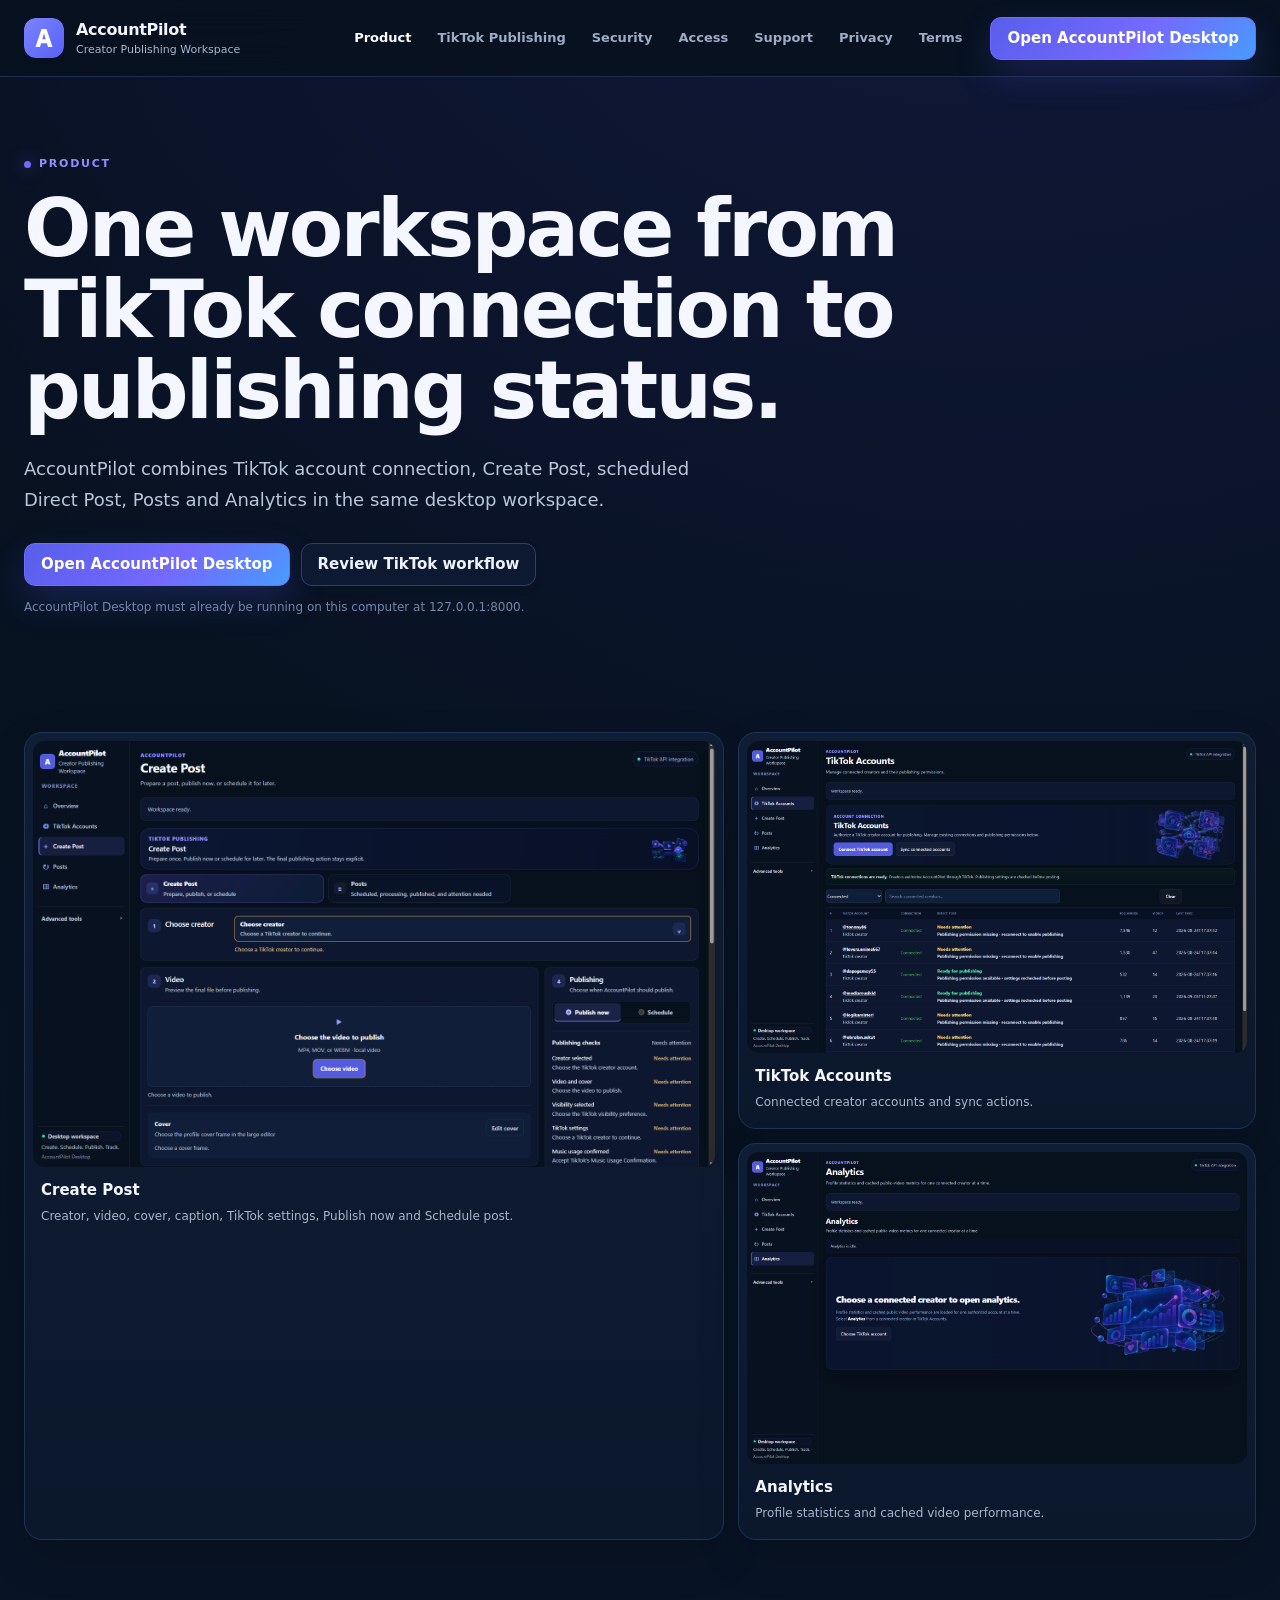
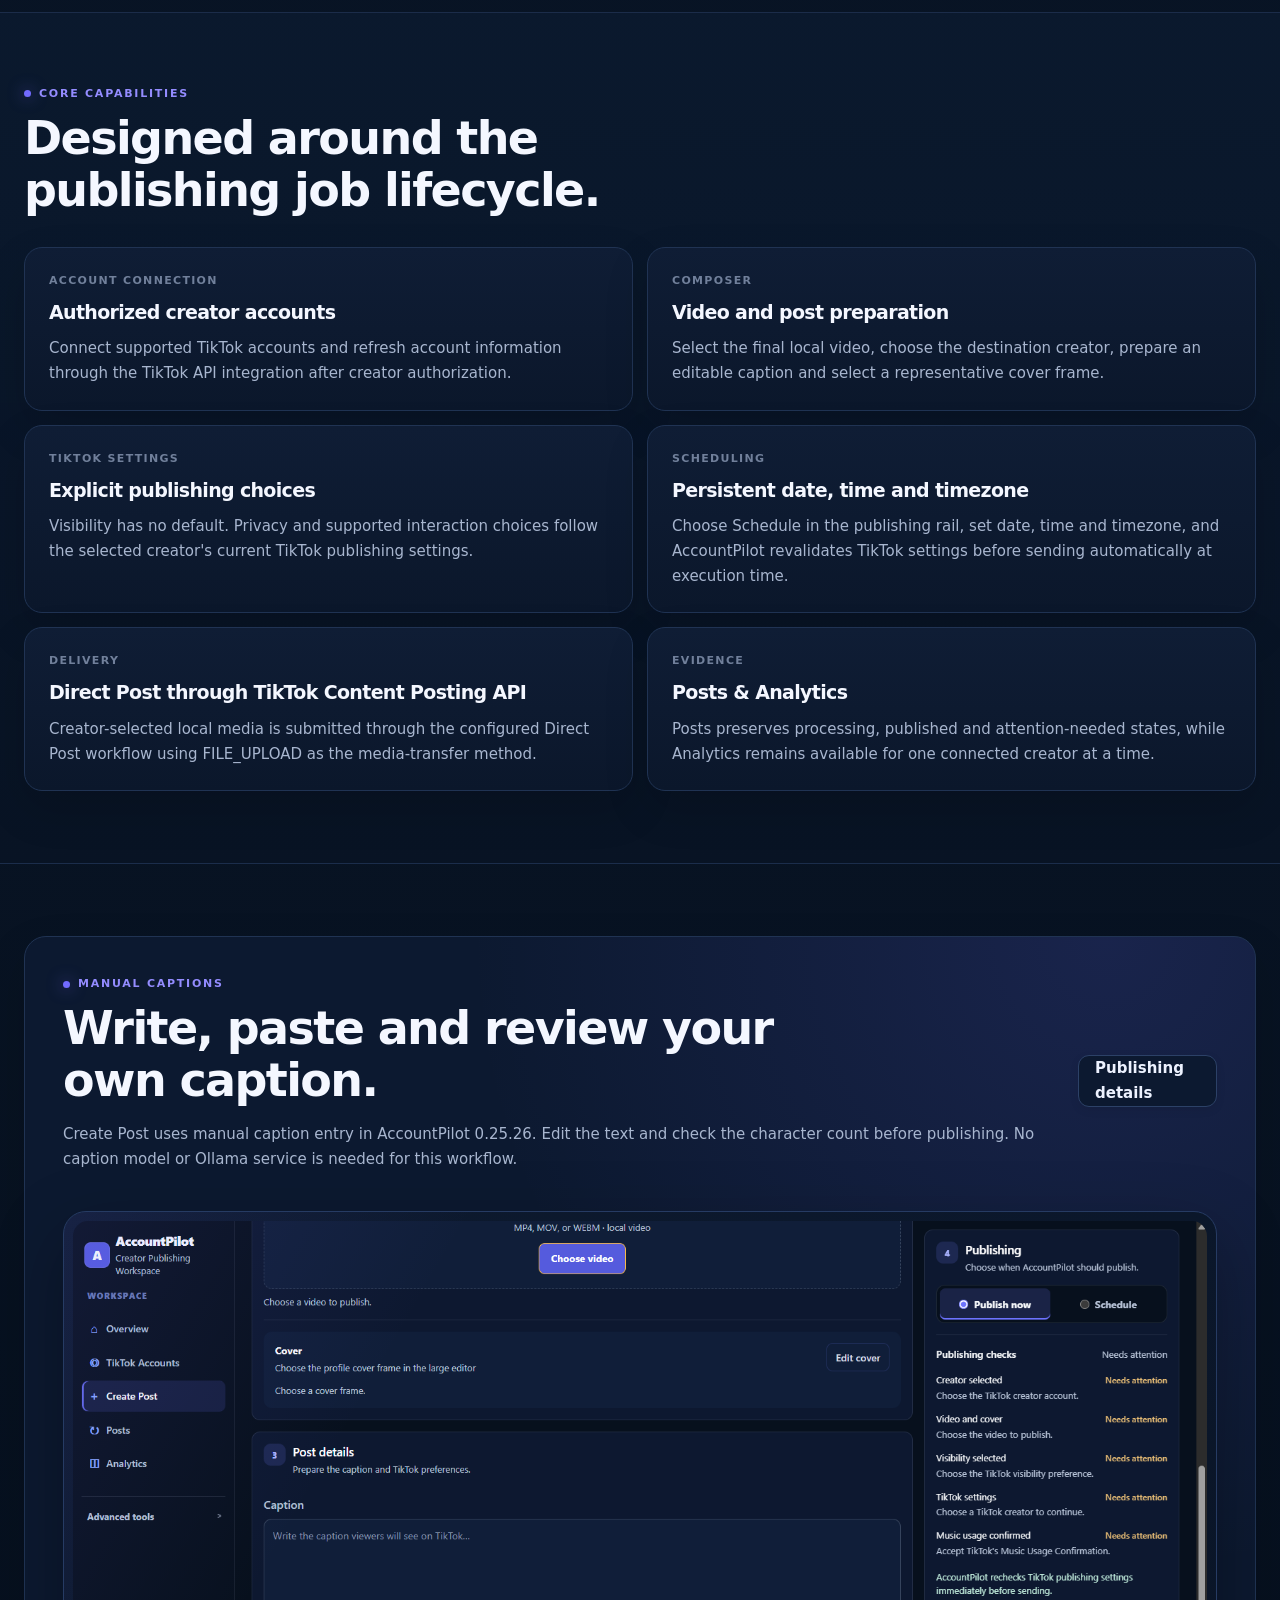
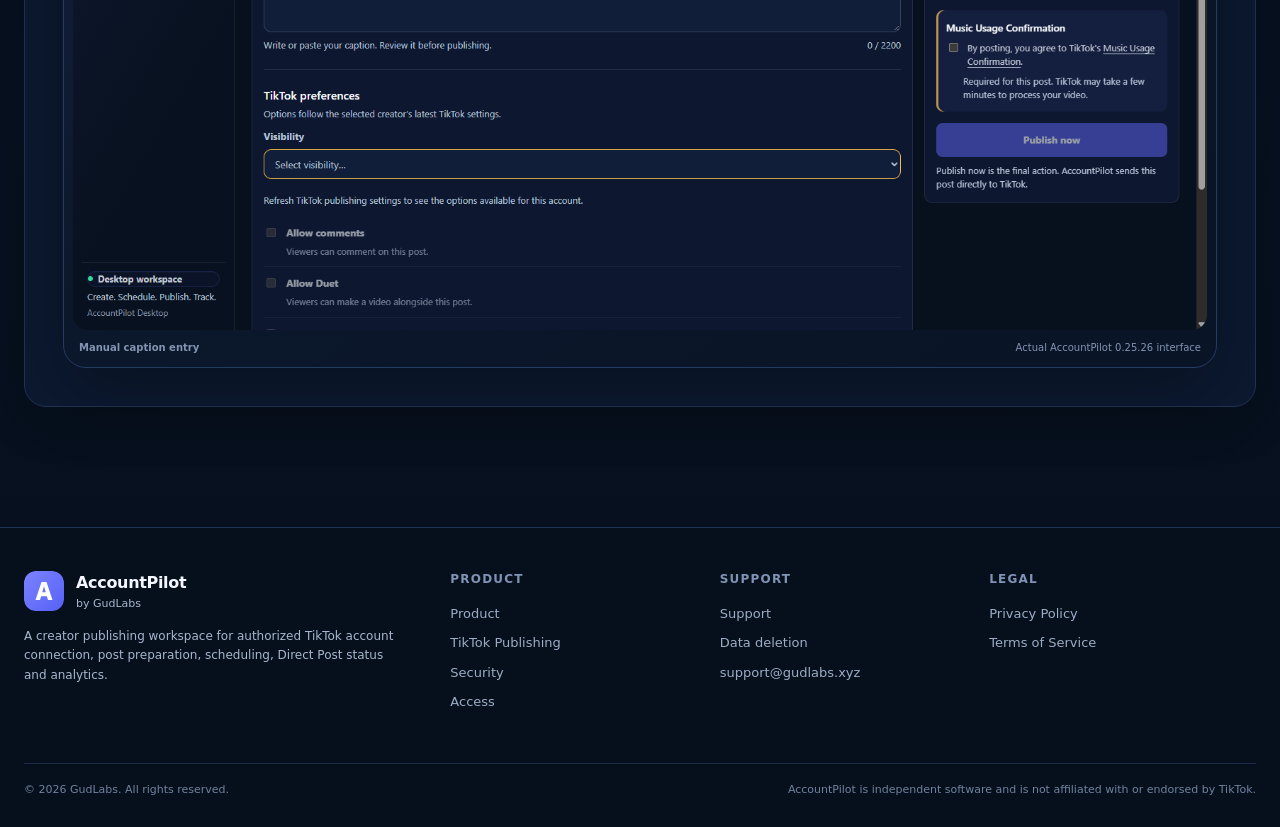
<file: product.html>
<!doctype html><html lang="en"><head><meta charset="utf-8"><meta name="viewport" content="width=device-width,initial-scale=1"><title>Product — AccountPilot by GudLabs</title><meta name="description" content="Explore AccountPilot capabilities for authorized TikTok account connection, Create Post, scheduling, Posts and Analytics."><meta name="theme-color" content="#07111f"><meta property="og:type" content="website"><meta property="og:site_name" content="AccountPilot"><meta property="og:title" content="Product — AccountPilot by GudLabs"><meta property="og:description" content="Explore AccountPilot capabilities for authorized TikTok account connection, Create Post, scheduling, Posts and Analytics."><meta property="og:image" content="https://accountpilot.gudlabs.xyz/assets/accountpilot-publishing.png"><link rel="canonical" href="https://accountpilot.gudlabs.xyz/product.html"><link rel="icon" type="image/svg+xml" href="assets/accountpilot-mark.svg"><link rel="stylesheet" href="assets/styles.css"></head><body><header class="topbar"><div class="container nav"><a class="brand" href="index.html"><img class="brand-mark" src="assets/accountpilot-mark.svg" alt=""><span class="brand-copy"><strong>AccountPilot</strong><small>Creator Publishing Workspace</small></span></a><nav class="navlinks" aria-label="Primary"><a href="product.html" aria-current="page">Product</a><a href="tiktok-publishing.html">TikTok Publishing</a><a href="security.html">Security</a><a href="creator-access.html">Access</a><a href="contact.html">Support</a><a href="privacy.html">Privacy</a><a href="terms.html">Terms</a></nav><div class="nav-actions"><a class="btn primary" href="http://127.0.0.1:8000/">Open AccountPilot Desktop</a><button class="btn menu-btn" type="button" aria-label="Open navigation" aria-expanded="false" data-menu-button>☰</button></div></div><nav class="mobile-menu" data-mobile-menu><a href="product.html">Product</a><a href="tiktok-publishing.html">TikTok Publishing</a><a href="security.html">Security</a><a href="creator-access.html">Access</a><a href="contact.html">Support</a><a href="privacy.html">Privacy Policy</a><a href="terms.html">Terms of Service</a></nav></header><main><section class="hero compact"><div class="container"><div class="eyebrow">Product</div><h1>One workspace from TikTok connection to publishing status.</h1><p class="lead">AccountPilot combines TikTok account connection, Create Post, scheduled Direct Post, Posts and Analytics in the same desktop workspace.</p><div class="actions"><a class="btn primary" href="http://127.0.0.1:8000/">Open AccountPilot Desktop</a><a class="btn" href="tiktok-publishing.html">Review TikTok workflow</a></div><p class="fine">AccountPilot Desktop must already be running on this computer at 127.0.0.1:8000.</p></div></section><section class="section"><div class="container"><div class="gallery"><div class="shot-card"><img src="assets/accountpilot-publishing.png" alt="AccountPilot Create Post"><div class="shot-label"><strong>Create Post</strong><span>Creator, video, cover, caption, TikTok settings, Publish now and Schedule post.</span></div></div><div class="gallery-stack"><div class="shot-card"><img src="assets/accountpilot-accounts.png" alt="AccountPilot TikTok Accounts"><div class="shot-label"><strong>TikTok Accounts</strong><span>Connected creator accounts and sync actions.</span></div></div><div class="shot-card"><img src="assets/accountpilot-analytics.png" alt="AccountPilot Analytics"><div class="shot-label"><strong>Analytics</strong><span>Profile statistics and cached video performance.</span></div></div></div></div></div></section><section class="section alt"><div class="container"><div class="section-head"><div class="eyebrow">Core capabilities</div><h2>Designed around the publishing job lifecycle.</h2></div><div class="grid two"><div class="card"><div class="kicker">Account connection</div><h3>Authorized creator accounts</h3><p>Connect supported TikTok accounts and refresh account information through the TikTok API integration after creator authorization.</p></div><div class="card"><div class="kicker">Composer</div><h3>Video and post preparation</h3><p>Select the final local video, choose the destination creator, prepare an editable caption and select a representative cover frame.</p></div><div class="card"><div class="kicker">TikTok settings</div><h3>Explicit publishing choices</h3><p>Visibility has no default. Privacy and supported interaction choices follow the selected creator's current TikTok publishing settings.</p></div><div class="card"><div class="kicker">Scheduling</div><h3>Persistent date, time and timezone</h3><p>Choose Schedule in the publishing rail, set date, time and timezone, and AccountPilot revalidates TikTok settings before sending automatically at execution time.</p></div><div class="card"><div class="kicker">Delivery</div><h3>Direct Post through TikTok Content Posting API</h3><p>Creator-selected local media is submitted through the configured Direct Post workflow using FILE_UPLOAD as the media-transfer method.</p></div><div class="card"><div class="kicker">Evidence</div><h3>Posts & Analytics</h3><p>Posts preserves processing, published and attention-needed states, while Analytics remains available for one connected creator at a time.</p></div></div></div></section><section class="section"><div class="container callout"><div class="callout-row"><div><div class="eyebrow">Manual captions</div><h2>Write, paste and review your own caption.</h2><p class="muted">Create Post uses manual caption entry in AccountPilot 0.25.26. Edit the text and check the character count before publishing. No caption model or Ollama service is needed for this workflow.</p></div><a class="btn" href="tiktok-publishing.html">Publishing details</a></div><div class="product-frame" style="margin-top:24px"><img loading="lazy" src="assets/accountpilot-caption-manual.png" alt="Actual AccountPilot manual caption field and publishing checks"><div class="product-caption"><strong>Manual caption entry</strong><span>Actual AccountPilot 0.25.26 interface</span></div></div></div></section></main><footer class="footer-wrap"><div class="container footer"><div><a class="brand" href="index.html"><img class="brand-mark" src="assets/accountpilot-mark.svg" alt=""><span class="brand-copy"><strong>AccountPilot</strong><small>by GudLabs</small></span></a><p class="footer-note">A creator publishing workspace for authorized TikTok account connection, post preparation, scheduling, Direct Post status and analytics.</p></div><div><h4>Product</h4><div class="footer-links"><a href="product.html">Product</a><a href="tiktok-publishing.html">TikTok Publishing</a><a href="security.html">Security</a><a href="creator-access.html">Access</a></div></div><div><h4>Support</h4><div class="footer-links"><a href="contact.html">Support</a><a href="data-deletion.html">Data deletion</a><a href="mailto:support@gudlabs.xyz">support@gudlabs.xyz</a></div></div><div><h4>Legal</h4><div class="footer-links"><a href="privacy.html">Privacy Policy</a><a href="terms.html">Terms of Service</a></div></div></div><div class="container copyright"><span>© <span data-year></span> GudLabs. All rights reserved.</span><span>AccountPilot is independent software and is not affiliated with or endorsed by TikTok.</span></div></footer><script src="assets/app.js"></script></body></html>
</file>
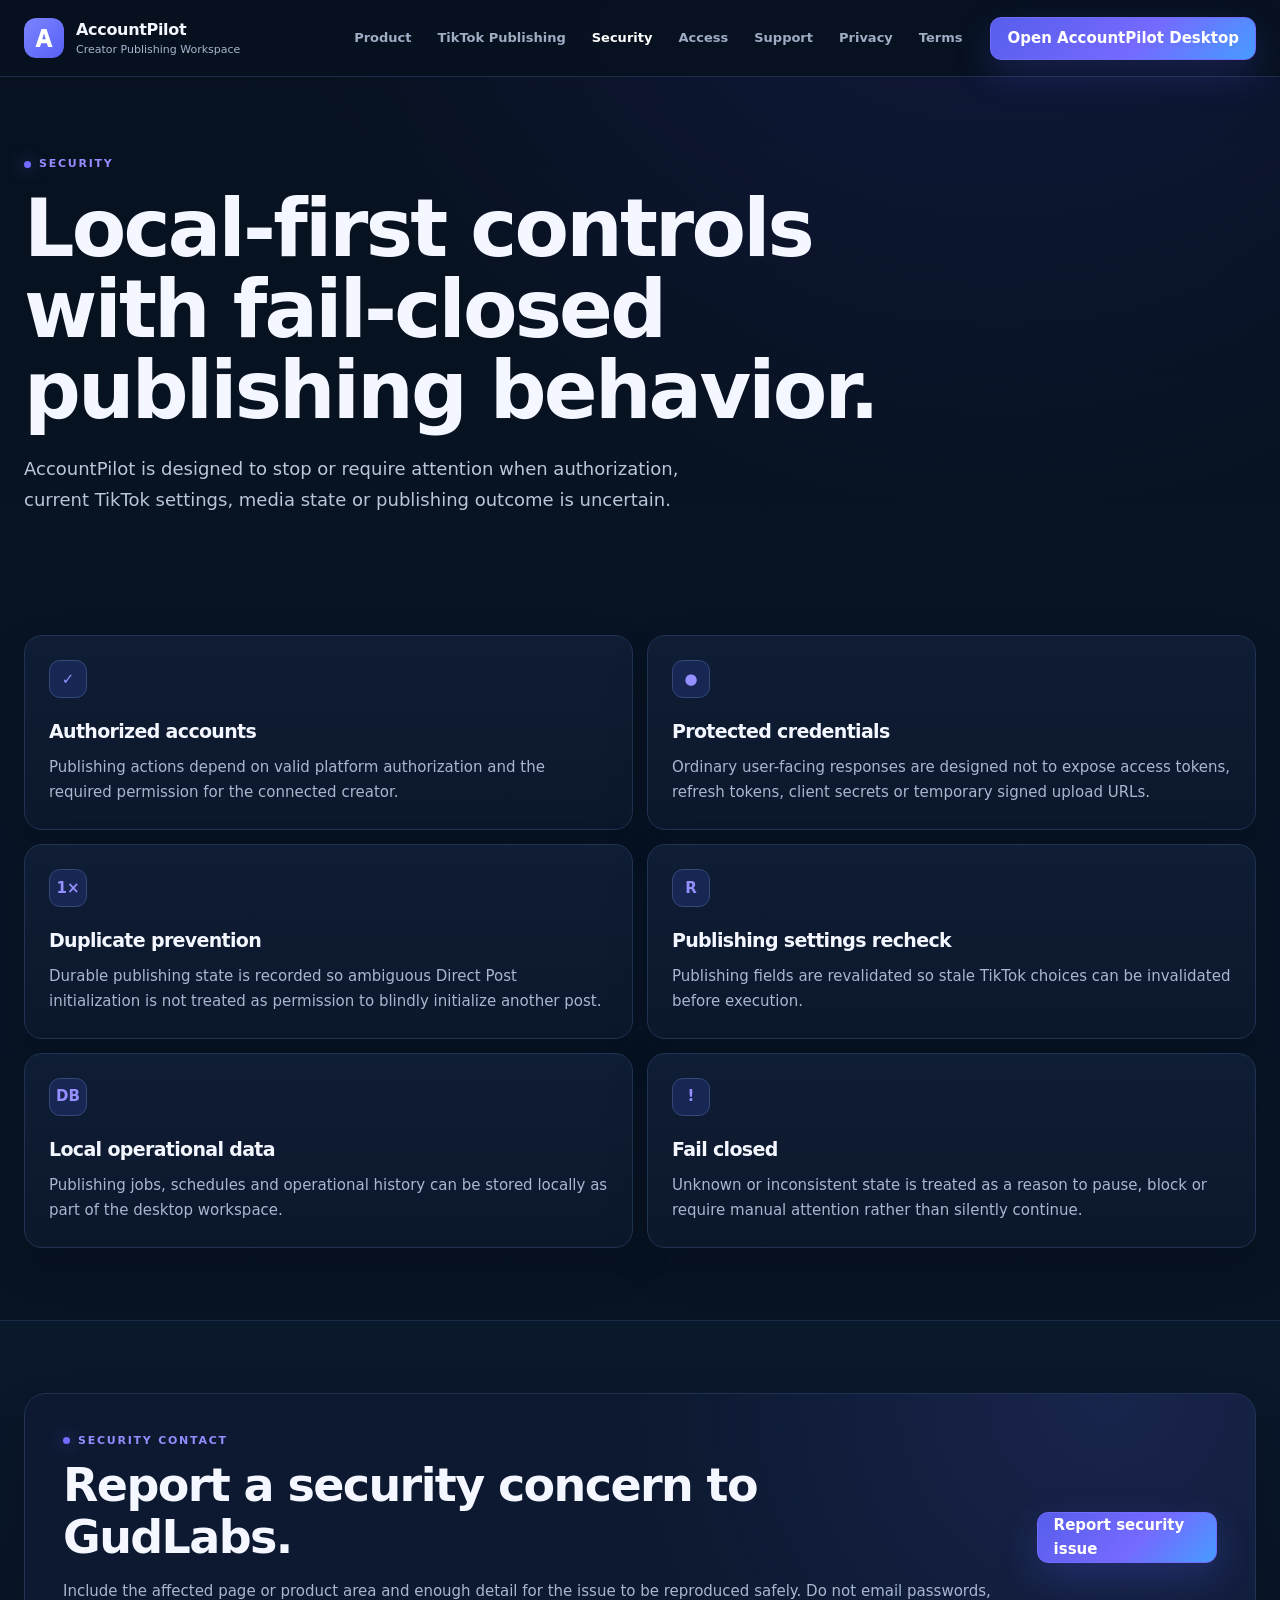
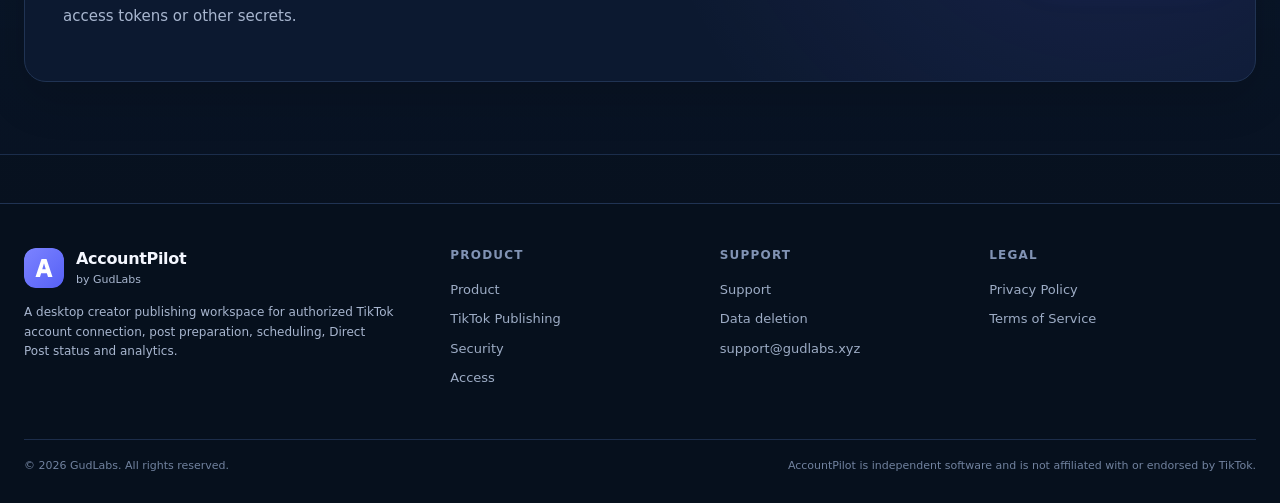
<file: security.html>
<!doctype html><html lang="en"><head><meta charset="utf-8"><meta name="viewport" content="width=device-width,initial-scale=1"><title>Security — AccountPilot by GudLabs</title><meta name="description" content="AccountPilot security principles for authorized accounts, protected credentials, publishing controls, durable state and fail-closed behavior."><meta name="theme-color" content="#07111f"><meta property="og:type" content="website"><meta property="og:site_name" content="AccountPilot"><meta property="og:title" content="Security — AccountPilot by GudLabs"><meta property="og:description" content="AccountPilot security principles for authorized accounts, protected credentials, publishing controls, durable state and fail-closed behavior."><meta property="og:image" content="https://accountpilot.gudlabs.xyz/assets/accountpilot-publishing.png"><link rel="canonical" href="https://accountpilot.gudlabs.xyz/security.html"><link rel="icon" type="image/svg+xml" href="assets/accountpilot-mark.svg"><link rel="stylesheet" href="assets/styles.css"></head><body><header class="topbar"><div class="container nav"><a class="brand" href="index.html"><img class="brand-mark" src="assets/accountpilot-mark.svg" alt=""><span class="brand-copy"><strong>AccountPilot</strong><small>Creator Publishing Workspace</small></span></a><nav class="navlinks" aria-label="Primary"><a href="product.html">Product</a><a href="tiktok-publishing.html">TikTok Publishing</a><a href="security.html" aria-current="page">Security</a><a href="creator-access.html">Access</a><a href="contact.html">Support</a><a href="privacy.html">Privacy</a><a href="terms.html">Terms</a></nav><div class="nav-actions"><a class="btn primary" href="http://127.0.0.1:8000/">Open AccountPilot Desktop</a><button class="btn menu-btn" type="button" aria-label="Open navigation" aria-expanded="false" data-menu-button>☰</button></div></div><nav class="mobile-menu" data-mobile-menu><a href="product.html">Product</a><a href="tiktok-publishing.html">TikTok Publishing</a><a href="security.html">Security</a><a href="creator-access.html">Access</a><a href="contact.html">Support</a><a href="privacy.html">Privacy Policy</a><a href="terms.html">Terms of Service</a><a href="http://127.0.0.1:8000/">Open AccountPilot Desktop</a></nav></header><main><section class="hero compact"><div class="container"><div class="eyebrow">Security</div><h1>Local-first controls with fail-closed publishing behavior.</h1><p class="lead">AccountPilot is designed to stop or require attention when authorization, current TikTok settings, media state or publishing outcome is uncertain.</p></div></section><section class="section"><div class="container"><div class="grid two"><div class="card"><div class="card-icon">✓</div><h3>Authorized accounts</h3><p>Publishing actions depend on valid platform authorization and the required permission for the connected creator.</p></div><div class="card"><div class="card-icon">●</div><h3>Protected credentials</h3><p>Ordinary user-facing responses are designed not to expose access tokens, refresh tokens, client secrets or temporary signed upload URLs.</p></div><div class="card"><div class="card-icon">1×</div><h3>Duplicate prevention</h3><p>Durable publishing state is recorded so ambiguous Direct Post initialization is not treated as permission to blindly initialize another post.</p></div><div class="card"><div class="card-icon">R</div><h3>Publishing settings recheck</h3><p>Publishing fields are revalidated so stale TikTok choices can be invalidated before execution.</p></div><div class="card"><div class="card-icon">DB</div><h3>Local operational data</h3><p>Publishing jobs, schedules and operational history can be stored locally as part of the desktop workspace.</p></div><div class="card"><div class="card-icon">!</div><h3>Fail closed</h3><p>Unknown or inconsistent state is treated as a reason to pause, block or require manual attention rather than silently continue.</p></div></div></div></section><section class="section alt"><div class="container callout"><div class="callout-row"><div><div class="eyebrow">Security contact</div><h2>Report a security concern to GudLabs.</h2><p class="muted">Include the affected page or product area and enough detail for the issue to be reproduced safely. Do not email passwords, access tokens or other secrets.</p></div><a class="btn primary" href="mailto:support@gudlabs.xyz?subject=AccountPilot%20security%20report">Report security issue</a></div></div></section></main><footer class="footer-wrap"><div class="container footer"><div><a class="brand" href="index.html"><img class="brand-mark" src="assets/accountpilot-mark.svg" alt=""><span class="brand-copy"><strong>AccountPilot</strong><small>by GudLabs</small></span></a><p class="footer-note">A desktop creator publishing workspace for authorized TikTok account connection, post preparation, scheduling, Direct Post status and analytics.</p></div><div><h4>Product</h4><div class="footer-links"><a href="product.html">Product</a><a href="tiktok-publishing.html">TikTok Publishing</a><a href="security.html">Security</a><a href="creator-access.html">Access</a></div></div><div><h4>Support</h4><div class="footer-links"><a href="contact.html">Support</a><a href="data-deletion.html">Data deletion</a><a href="mailto:support@gudlabs.xyz">support@gudlabs.xyz</a></div></div><div><h4>Legal</h4><div class="footer-links"><a href="privacy.html">Privacy Policy</a><a href="terms.html">Terms of Service</a></div></div></div><div class="container copyright"><span>© <span data-year></span> GudLabs. All rights reserved.</span><span>AccountPilot is independent software and is not affiliated with or endorsed by TikTok.</span></div></footer><script src="assets/app.js"></script></body></html>
</file>
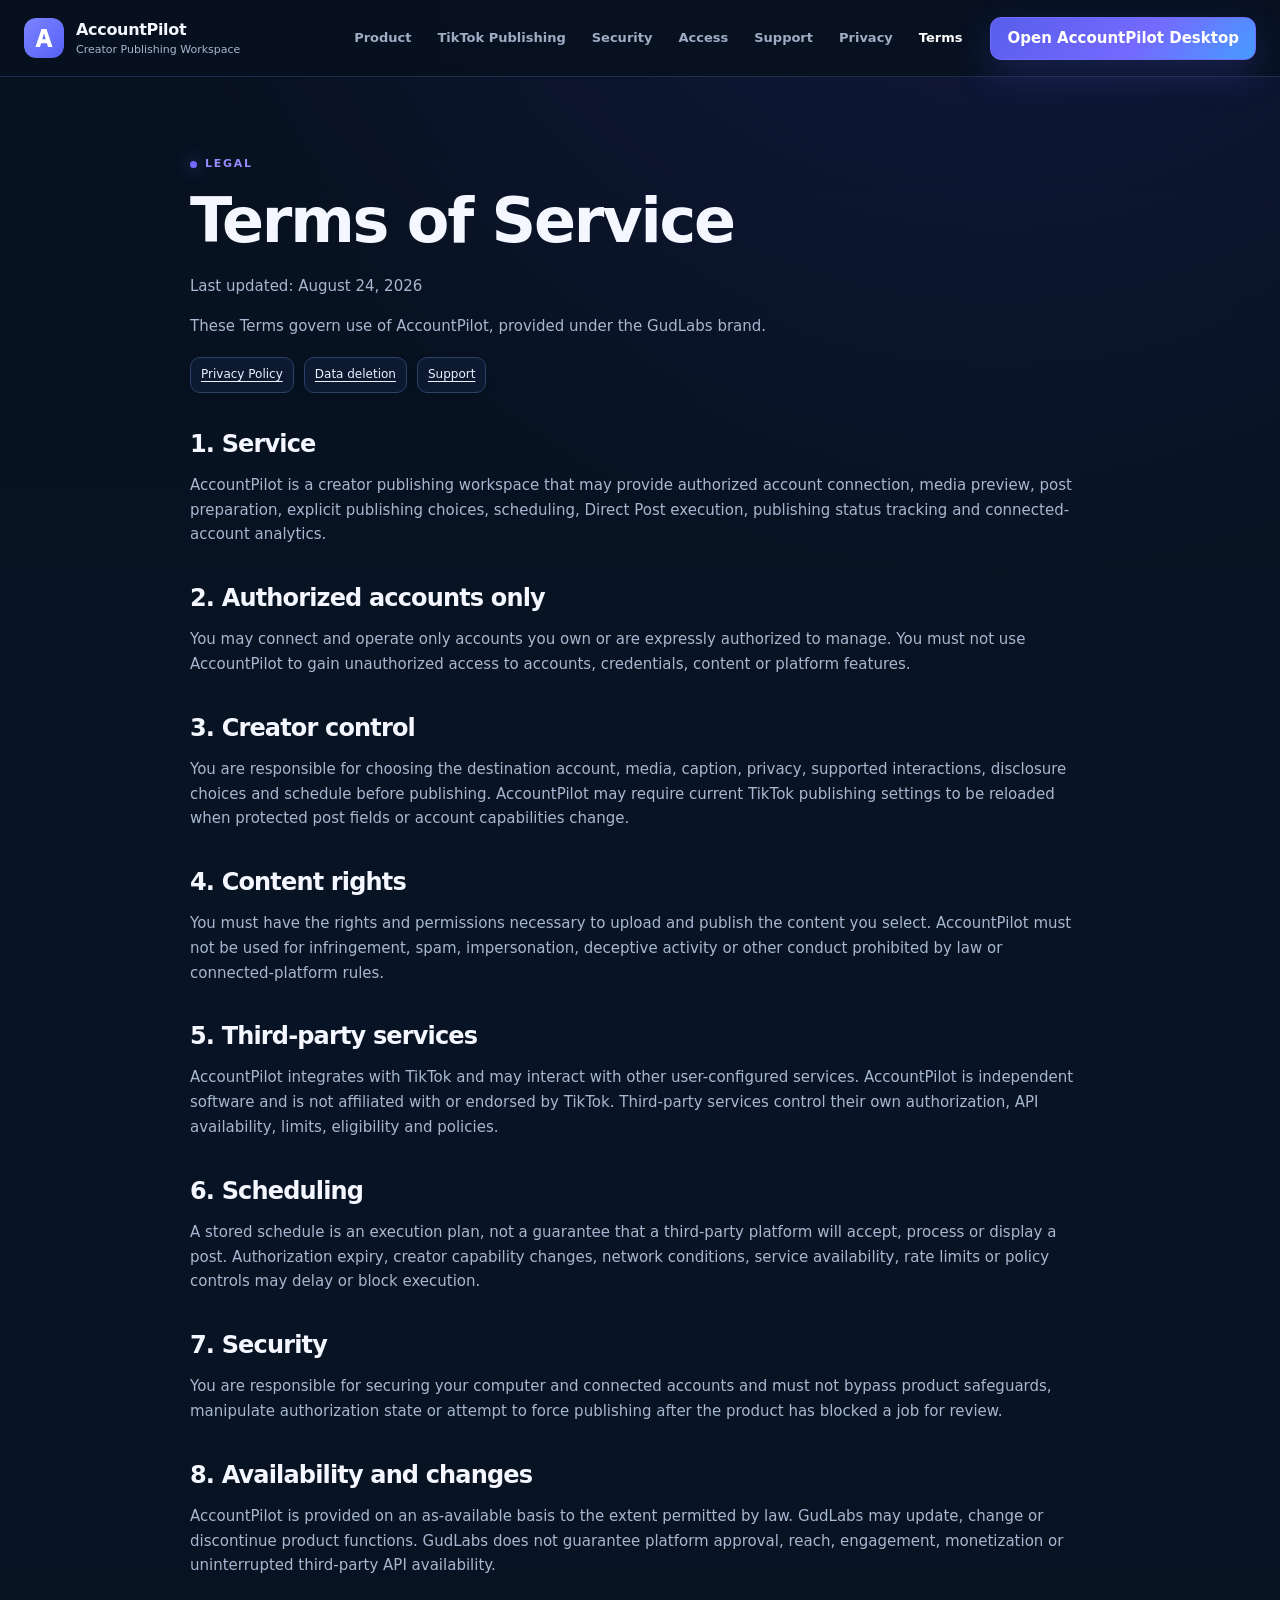
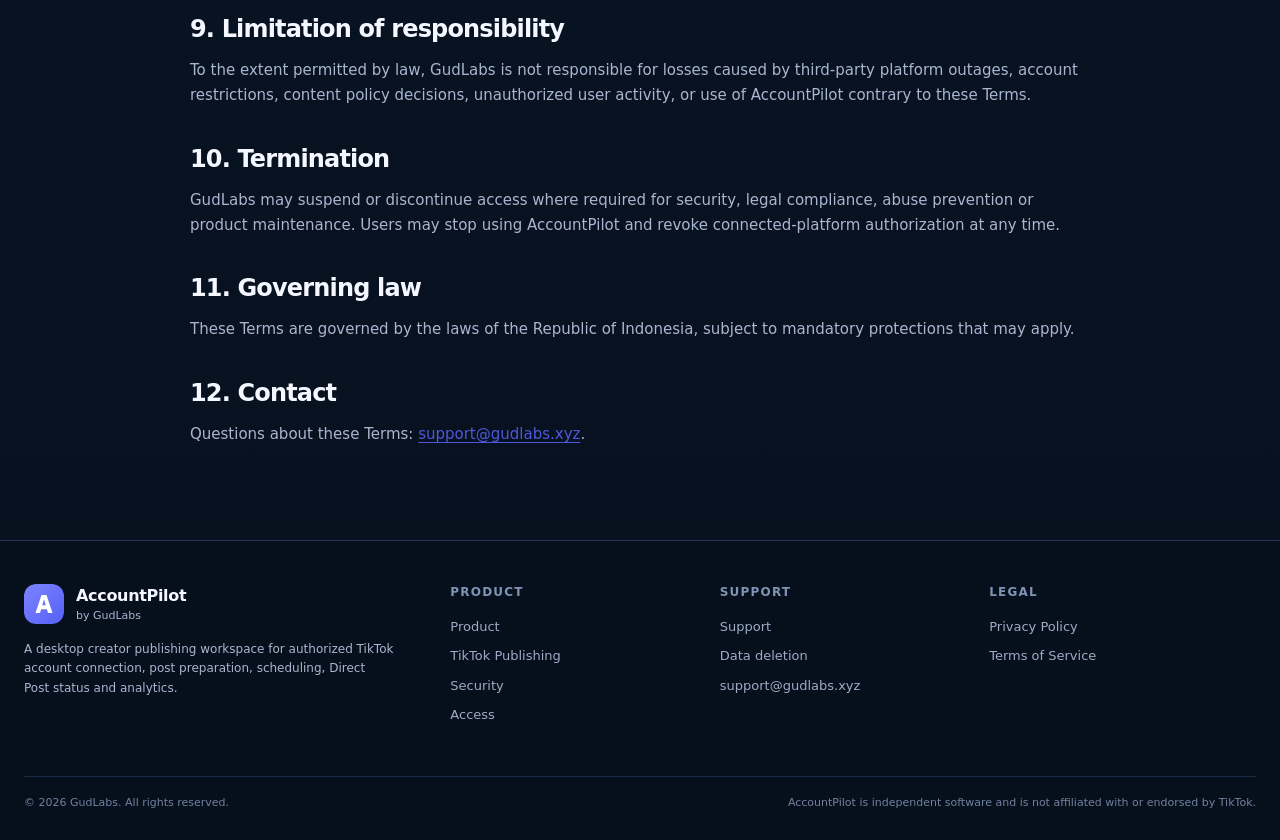
<file: terms.html>
<!doctype html><html lang="en"><head><meta charset="utf-8"><meta name="viewport" content="width=device-width,initial-scale=1"><title>Terms of Service — AccountPilot by GudLabs</title><meta name="description" content="Terms of Service for AccountPilot creator publishing, authorized account use, content rights, scheduling and third-party integrations."><meta name="theme-color" content="#07111f"><meta property="og:type" content="website"><meta property="og:site_name" content="AccountPilot"><meta property="og:title" content="Terms of Service — AccountPilot by GudLabs"><meta property="og:description" content="Terms of Service for AccountPilot creator publishing, authorized account use, content rights, scheduling and third-party integrations."><meta property="og:image" content="https://accountpilot.gudlabs.xyz/assets/accountpilot-publishing.png"><link rel="canonical" href="https://accountpilot.gudlabs.xyz/terms.html"><link rel="icon" type="image/svg+xml" href="assets/accountpilot-mark.svg"><link rel="stylesheet" href="assets/styles.css"></head><body><header class="topbar"><div class="container nav"><a class="brand" href="index.html"><img class="brand-mark" src="assets/accountpilot-mark.svg" alt=""><span class="brand-copy"><strong>AccountPilot</strong><small>Creator Publishing Workspace</small></span></a><nav class="navlinks" aria-label="Primary"><a href="product.html">Product</a><a href="tiktok-publishing.html">TikTok Publishing</a><a href="security.html">Security</a><a href="creator-access.html">Access</a><a href="contact.html">Support</a><a href="privacy.html">Privacy</a><a href="terms.html" aria-current="page">Terms</a></nav><div class="nav-actions"><a class="btn primary" href="http://127.0.0.1:8000/">Open AccountPilot Desktop</a><button class="btn menu-btn" type="button" aria-label="Open navigation" aria-expanded="false" data-menu-button>☰</button></div></div><nav class="mobile-menu" data-mobile-menu><a href="product.html">Product</a><a href="tiktok-publishing.html">TikTok Publishing</a><a href="security.html">Security</a><a href="creator-access.html">Access</a><a href="contact.html">Support</a><a href="privacy.html">Privacy Policy</a><a href="terms.html">Terms of Service</a><a href="http://127.0.0.1:8000/">Open AccountPilot Desktop</a></nav></header><main><section class="hero compact"><div class="container legal"><div class="eyebrow">Legal</div><h1>Terms of Service</h1><p class="muted">Last updated: August 24, 2026</p><p>These Terms govern use of AccountPilot, provided under the GudLabs brand.</p><div class="legal-quick"><a href="privacy.html">Privacy Policy</a><a href="data-deletion.html">Data deletion</a><a href="contact.html">Support</a></div><h2>1. Service</h2><p>AccountPilot is a creator publishing workspace that may provide authorized account connection, media preview, post preparation, explicit publishing choices, scheduling, Direct Post execution, publishing status tracking and connected-account analytics.</p><h2>2. Authorized accounts only</h2><p>You may connect and operate only accounts you own or are expressly authorized to manage. You must not use AccountPilot to gain unauthorized access to accounts, credentials, content or platform features.</p><h2>3. Creator control</h2><p>You are responsible for choosing the destination account, media, caption, privacy, supported interactions, disclosure choices and schedule before publishing. AccountPilot may require current TikTok publishing settings to be reloaded when protected post fields or account capabilities change.</p><h2>4. Content rights</h2><p>You must have the rights and permissions necessary to upload and publish the content you select. AccountPilot must not be used for infringement, spam, impersonation, deceptive activity or other conduct prohibited by law or connected-platform rules.</p><h2>5. Third-party services</h2><p>AccountPilot integrates with TikTok and may interact with other user-configured services. AccountPilot is independent software and is not affiliated with or endorsed by TikTok. Third-party services control their own authorization, API availability, limits, eligibility and policies.</p><h2>6. Scheduling</h2><p>A stored schedule is an execution plan, not a guarantee that a third-party platform will accept, process or display a post. Authorization expiry, creator capability changes, network conditions, service availability, rate limits or policy controls may delay or block execution.</p><h2>7. Security</h2><p>You are responsible for securing your computer and connected accounts and must not bypass product safeguards, manipulate authorization state or attempt to force publishing after the product has blocked a job for review.</p><h2>8. Availability and changes</h2><p>AccountPilot is provided on an as-available basis to the extent permitted by law. GudLabs may update, change or discontinue product functions. GudLabs does not guarantee platform approval, reach, engagement, monetization or uninterrupted third-party API availability.</p><h2>9. Limitation of responsibility</h2><p>To the extent permitted by law, GudLabs is not responsible for losses caused by third-party platform outages, account restrictions, content policy decisions, unauthorized user activity, or use of AccountPilot contrary to these Terms.</p><h2>10. Termination</h2><p>GudLabs may suspend or discontinue access where required for security, legal compliance, abuse prevention or product maintenance. Users may stop using AccountPilot and revoke connected-platform authorization at any time.</p><h2>11. Governing law</h2><p>These Terms are governed by the laws of the Republic of Indonesia, subject to mandatory protections that may apply.</p><h2>12. Contact</h2><p>Questions about these Terms: <a href="mailto:support@gudlabs.xyz?subject=AccountPilot%20terms%20question">support@gudlabs.xyz</a>.</p></div></section></main><footer class="footer-wrap"><div class="container footer"><div><a class="brand" href="index.html"><img class="brand-mark" src="assets/accountpilot-mark.svg" alt=""><span class="brand-copy"><strong>AccountPilot</strong><small>by GudLabs</small></span></a><p class="footer-note">A desktop creator publishing workspace for authorized TikTok account connection, post preparation, scheduling, Direct Post status and analytics.</p></div><div><h4>Product</h4><div class="footer-links"><a href="product.html">Product</a><a href="tiktok-publishing.html">TikTok Publishing</a><a href="security.html">Security</a><a href="creator-access.html">Access</a></div></div><div><h4>Support</h4><div class="footer-links"><a href="contact.html">Support</a><a href="data-deletion.html">Data deletion</a><a href="mailto:support@gudlabs.xyz">support@gudlabs.xyz</a></div></div><div><h4>Legal</h4><div class="footer-links"><a href="privacy.html">Privacy Policy</a><a href="terms.html">Terms of Service</a></div></div></div><div class="container copyright"><span>© <span data-year></span> GudLabs. All rights reserved.</span><span>AccountPilot is independent software and is not affiliated with or endorsed by TikTok.</span></div></footer><script src="assets/app.js"></script></body></html>
</file>
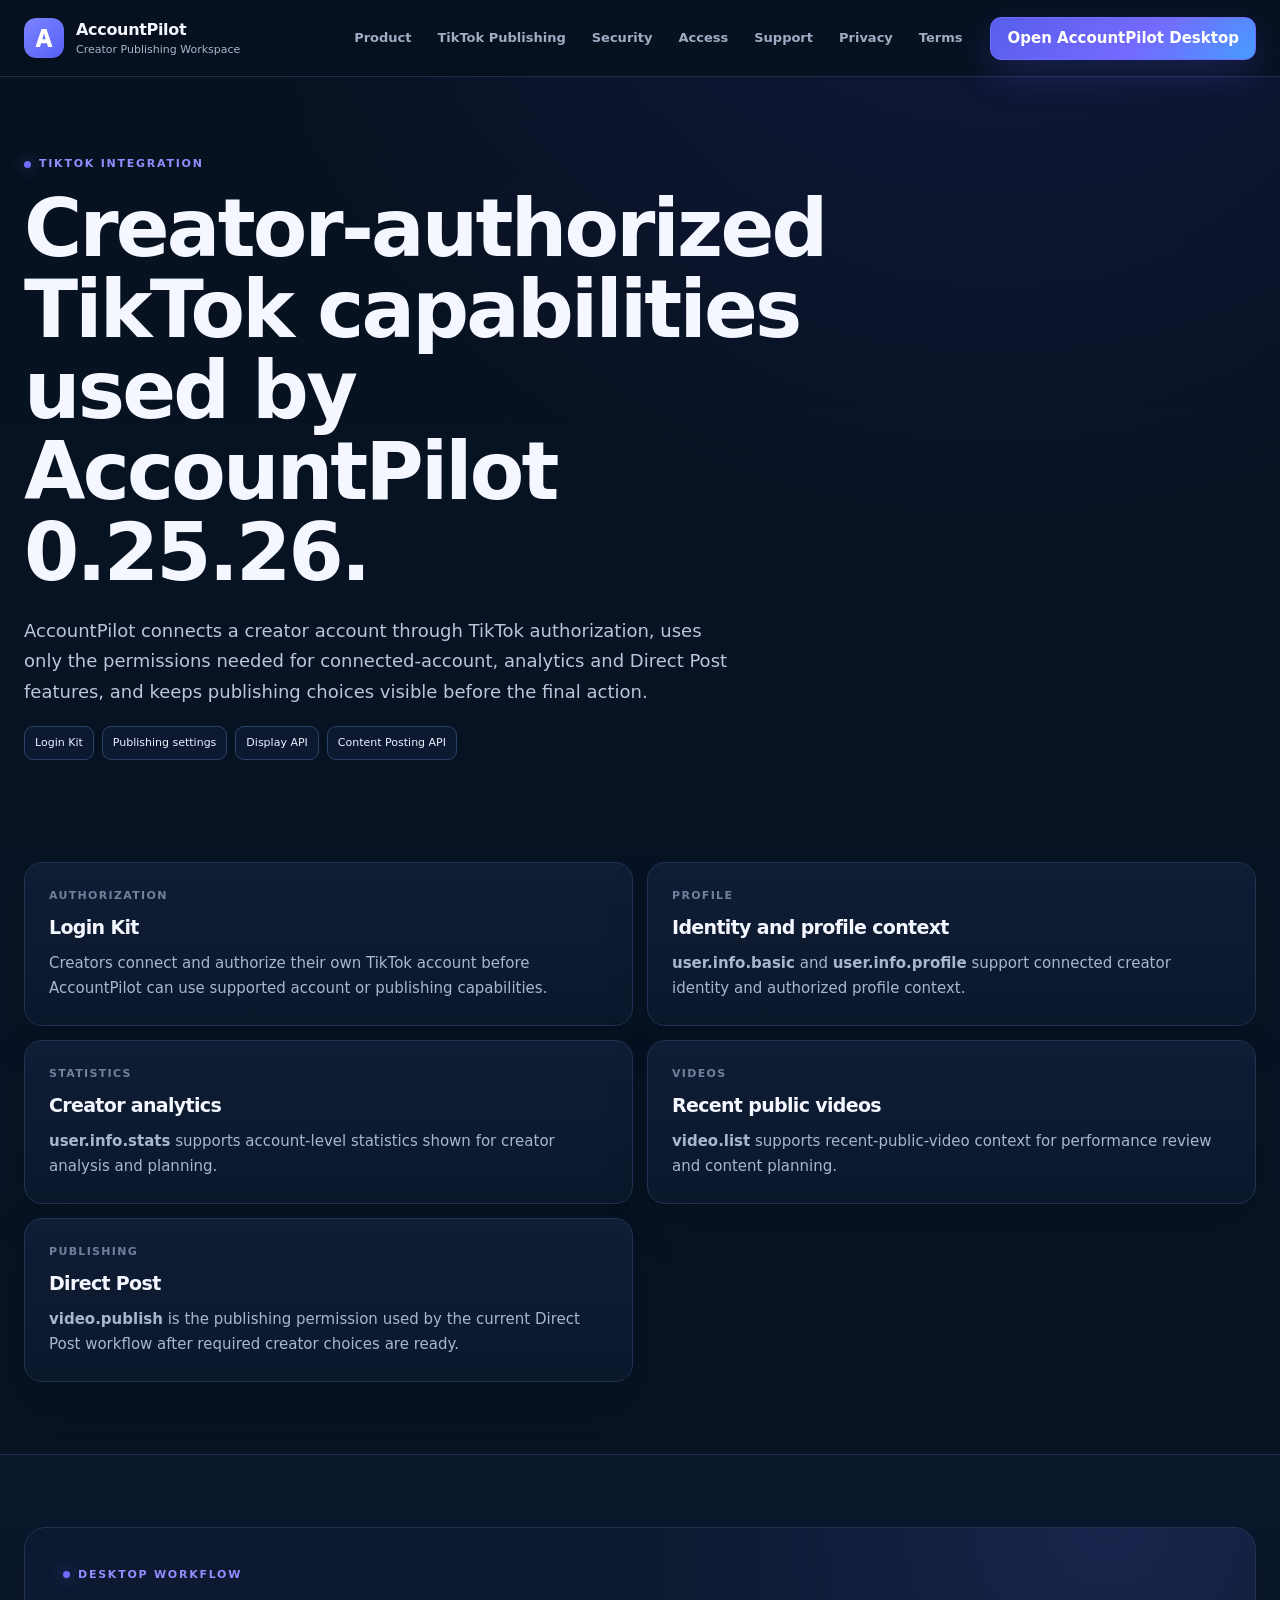
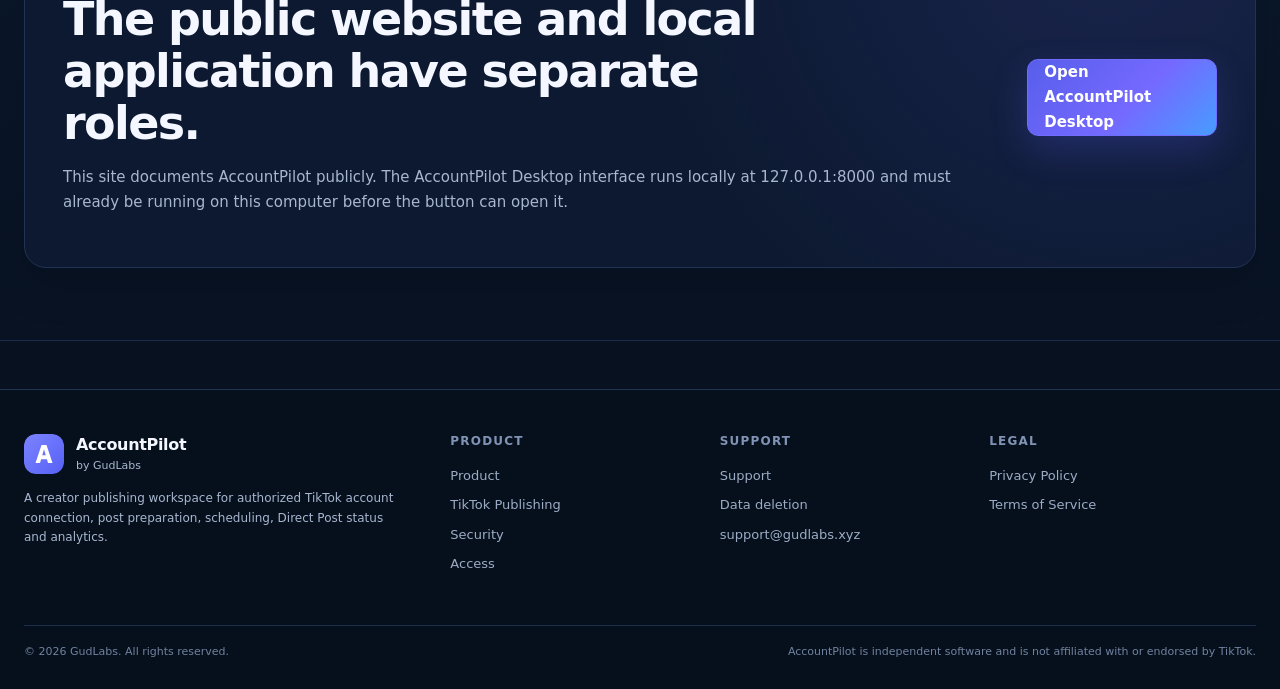
<file: tiktok-integration.html>
<!doctype html><html lang="en"><head><meta charset="utf-8"><meta name="viewport" content="width=device-width,initial-scale=1"><title>TikTok Integration — AccountPilot by GudLabs</title><meta name="description" content="How AccountPilot uses TikTok Login Kit, authorized creator data, analytics permissions and video.publish Direct Post."><meta name="theme-color" content="#07111f"><meta property="og:type" content="website"><meta property="og:site_name" content="AccountPilot"><meta property="og:title" content="TikTok Integration — AccountPilot by GudLabs"><meta property="og:description" content="How AccountPilot uses TikTok Login Kit, authorized creator data, analytics permissions and video.publish Direct Post."><meta property="og:image" content="https://accountpilot.gudlabs.xyz/assets/accountpilot-publishing.png"><link rel="canonical" href="https://accountpilot.gudlabs.xyz/tiktok-integration.html"><link rel="icon" type="image/svg+xml" href="assets/accountpilot-mark.svg"><link rel="stylesheet" href="assets/styles.css"></head><body><header class="topbar"><div class="container nav"><a class="brand" href="index.html"><img class="brand-mark" src="assets/accountpilot-mark.svg" alt=""><span class="brand-copy"><strong>AccountPilot</strong><small>Creator Publishing Workspace</small></span></a><nav class="navlinks" aria-label="Primary"><a href="product.html">Product</a><a href="tiktok-publishing.html">TikTok Publishing</a><a href="security.html">Security</a><a href="creator-access.html">Access</a><a href="contact.html">Support</a><a href="privacy.html">Privacy</a><a href="terms.html">Terms</a></nav><div class="nav-actions"><a class="btn primary" href="http://127.0.0.1:8000/">Open AccountPilot Desktop</a><button class="btn menu-btn" type="button" aria-label="Open navigation" aria-expanded="false" data-menu-button>☰</button></div></div><nav class="mobile-menu" data-mobile-menu><a href="product.html">Product</a><a href="tiktok-publishing.html">TikTok Publishing</a><a href="security.html">Security</a><a href="creator-access.html">Access</a><a href="contact.html">Support</a><a href="privacy.html">Privacy Policy</a><a href="terms.html">Terms of Service</a></nav></header><main><section class="hero compact"><div class="container"><div class="eyebrow">TikTok integration</div><h1>Creator-authorized TikTok capabilities used by AccountPilot 0.25.26.</h1><p class="lead">AccountPilot connects a creator account through TikTok authorization, uses only the permissions needed for connected-account, analytics and Direct Post features, and keeps publishing choices visible before the final action.</p><div class="badge-row"><span class="badge">Login Kit</span><span class="badge">Publishing settings</span><span class="badge">Display API</span><span class="badge">Content Posting API</span></div></div></section><section class="section"><div class="container"><div class="grid two"><div class="card"><div class="kicker">Authorization</div><h3>Login Kit</h3><p>Creators connect and authorize their own TikTok account before AccountPilot can use supported account or publishing capabilities.</p></div><div class="card"><div class="kicker">Profile</div><h3>Identity and profile context</h3><p><b>user.info.basic</b> and <b>user.info.profile</b> support connected creator identity and authorized profile context.</p></div><div class="card"><div class="kicker">Statistics</div><h3>Creator analytics</h3><p><b>user.info.stats</b> supports account-level statistics shown for creator analysis and planning.</p></div><div class="card"><div class="kicker">Videos</div><h3>Recent public videos</h3><p><b>video.list</b> supports recent-public-video context for performance review and content planning.</p></div><div class="card"><div class="kicker">Publishing</div><h3>Direct Post</h3><p><b>video.publish</b> is the publishing permission used by the current Direct Post workflow after required creator choices are ready.</p></div></div></div></section><section class="section alt"><div class="container callout"><div class="callout-row"><div><div class="eyebrow">Desktop workflow</div><h2>The public website and local application have separate roles.</h2><p class="muted">This site documents AccountPilot publicly. The AccountPilot Desktop interface runs locally at 127.0.0.1:8000 and must already be running on this computer before the button can open it.</p></div><a class="btn primary" href="http://127.0.0.1:8000/">Open AccountPilot Desktop</a></div></div></section></main><footer class="footer-wrap"><div class="container footer"><div><a class="brand" href="index.html"><img class="brand-mark" src="assets/accountpilot-mark.svg" alt=""><span class="brand-copy"><strong>AccountPilot</strong><small>by GudLabs</small></span></a><p class="footer-note">A creator publishing workspace for authorized TikTok account connection, post preparation, scheduling, Direct Post status and analytics.</p></div><div><h4>Product</h4><div class="footer-links"><a href="product.html">Product</a><a href="tiktok-publishing.html">TikTok Publishing</a><a href="security.html">Security</a><a href="creator-access.html">Access</a></div></div><div><h4>Support</h4><div class="footer-links"><a href="contact.html">Support</a><a href="data-deletion.html">Data deletion</a><a href="mailto:support@gudlabs.xyz">support@gudlabs.xyz</a></div></div><div><h4>Legal</h4><div class="footer-links"><a href="privacy.html">Privacy Policy</a><a href="terms.html">Terms of Service</a></div></div></div><div class="container copyright"><span>© <span data-year></span> GudLabs. All rights reserved.</span><span>AccountPilot is independent software and is not affiliated with or endorsed by TikTok.</span></div></footer><script src="assets/app.js"></script></body></html>
</file>
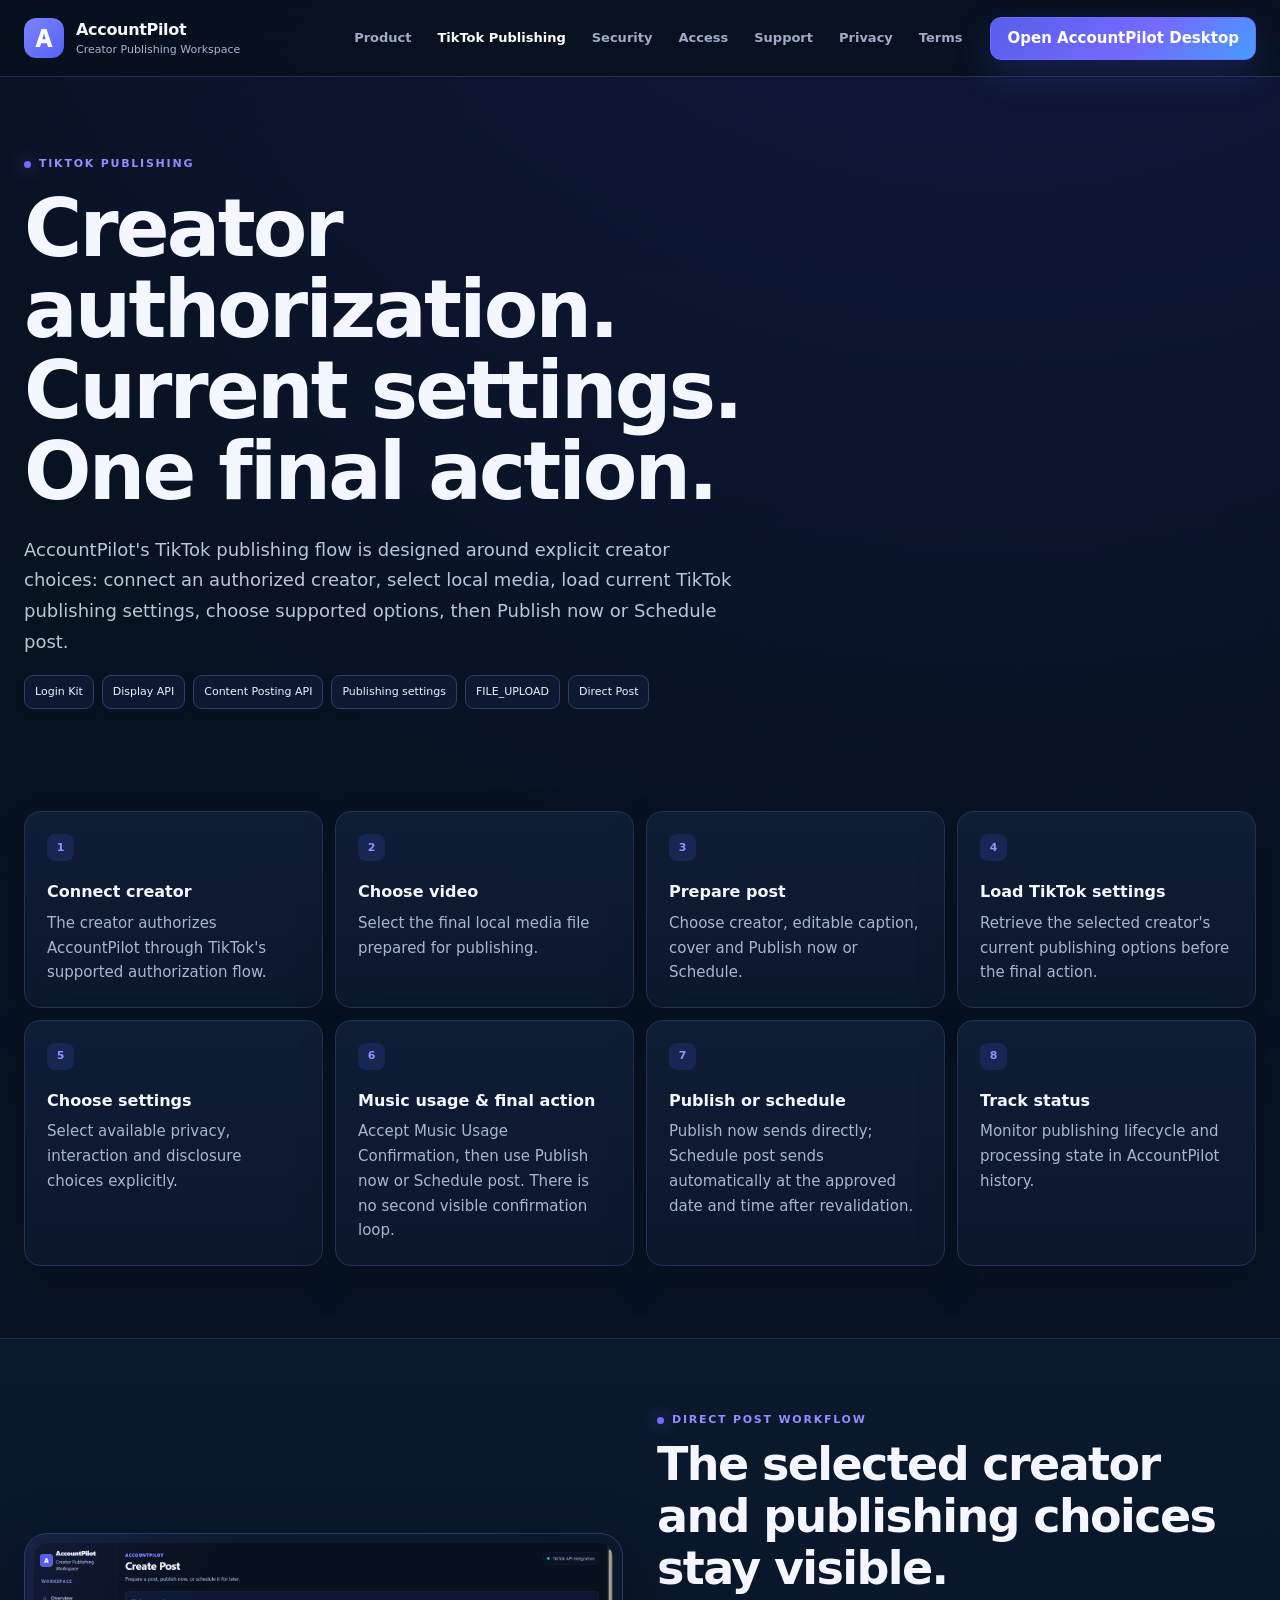
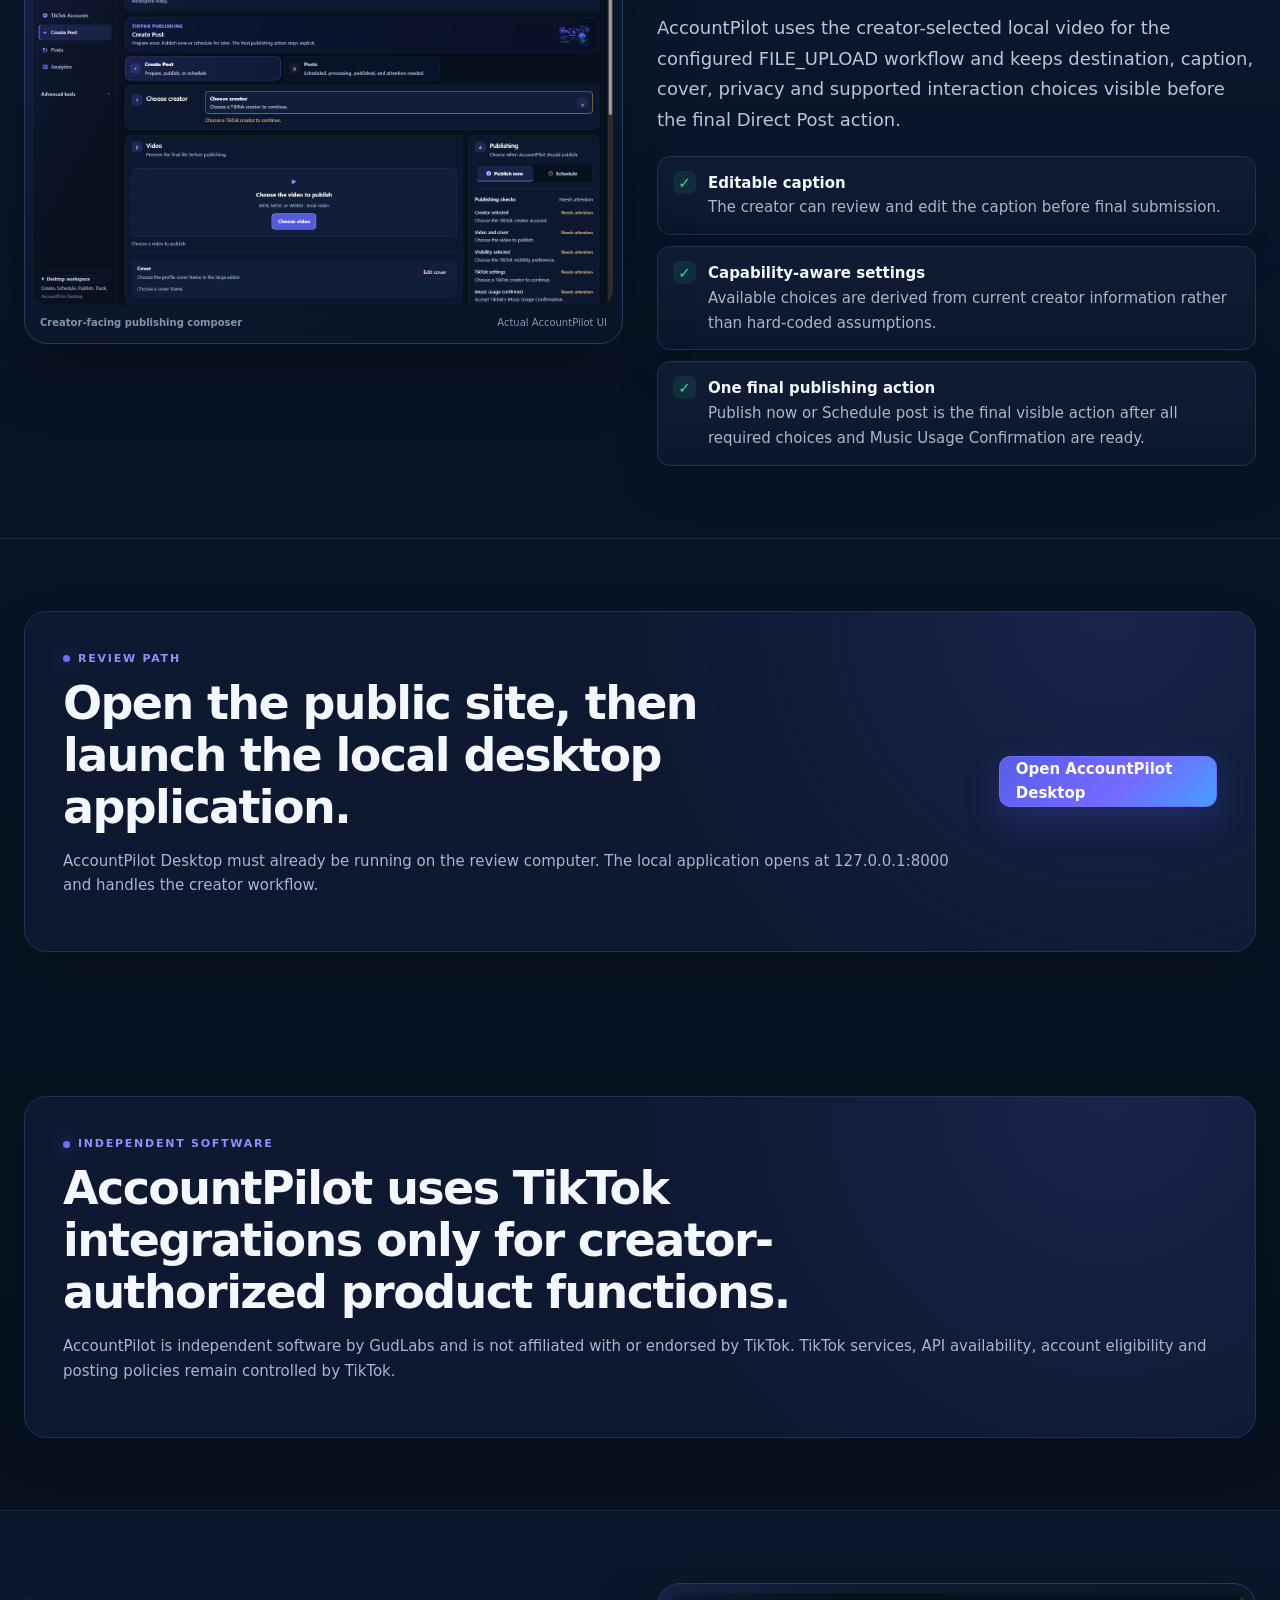
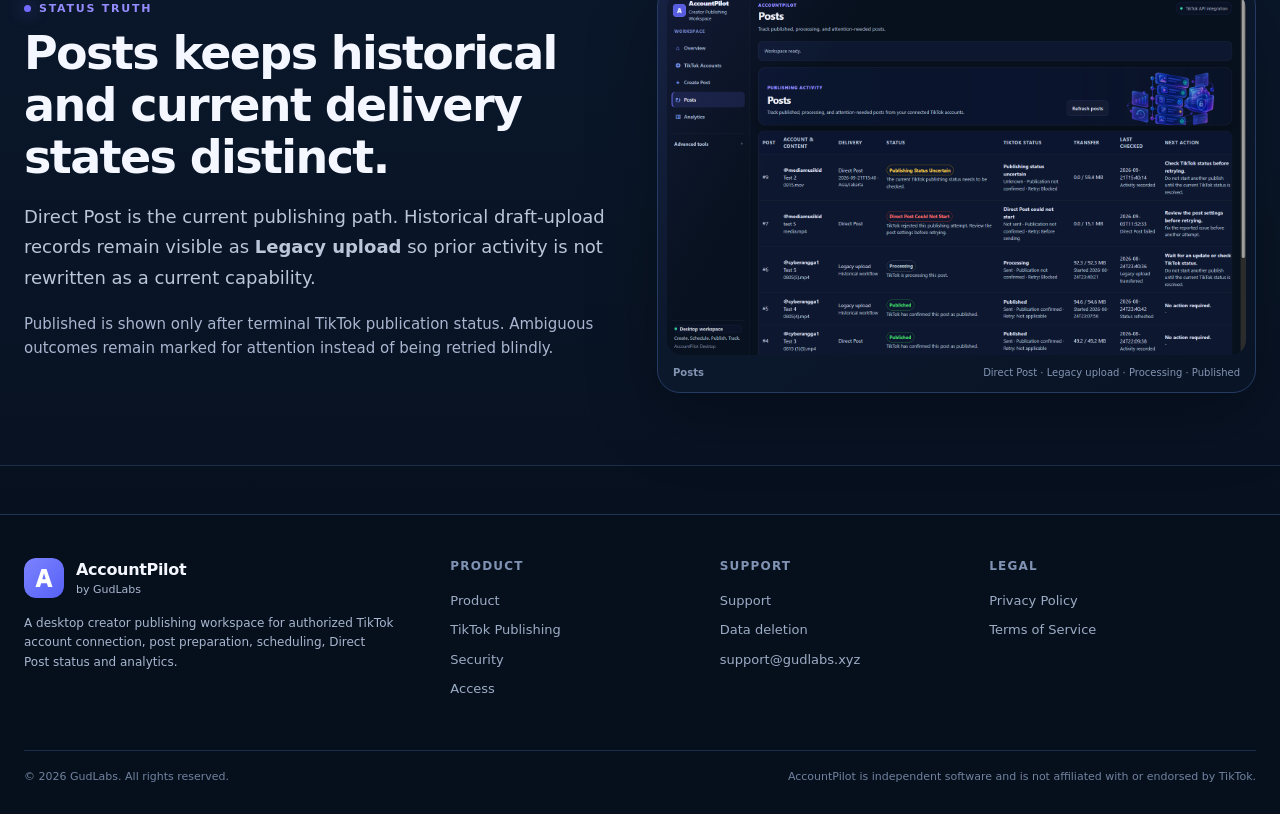
<file: tiktok-publishing.html>
<!doctype html><html lang="en"><head><meta charset="utf-8"><meta name="viewport" content="width=device-width,initial-scale=1"><title>TikTok Publishing — AccountPilot</title><meta name="description" content="How AccountPilot uses creator-authorized TikTok publishing settings, Direct Post, scheduling and status tracking."><meta name="theme-color" content="#07111f"><meta property="og:type" content="website"><meta property="og:site_name" content="AccountPilot"><meta property="og:title" content="TikTok Publishing — AccountPilot"><meta property="og:description" content="Creator-authorized TikTok publishing with explicit privacy selection, one final action and status tracking."><meta property="og:image" content="https://accountpilot.gudlabs.xyz/assets/accountpilot-publishing.png"><link rel="canonical" href="https://accountpilot.gudlabs.xyz/tiktok-publishing.html"><link rel="icon" type="image/svg+xml" href="assets/accountpilot-mark.svg"><link rel="stylesheet" href="assets/styles.css"></head><body><header class="topbar"><div class="container nav"><a class="brand" href="index.html"><img class="brand-mark" src="assets/accountpilot-mark.svg" alt=""><span class="brand-copy"><strong>AccountPilot</strong><small>Creator Publishing Workspace</small></span></a><nav class="navlinks" aria-label="Primary"><a href="product.html">Product</a><a href="tiktok-publishing.html" aria-current="page">TikTok Publishing</a><a href="security.html">Security</a><a href="creator-access.html">Access</a><a href="contact.html">Support</a><a href="privacy.html">Privacy</a><a href="terms.html">Terms</a></nav><div class="nav-actions"><a class="btn primary" href="http://127.0.0.1:8000/">Open AccountPilot Desktop</a><button class="btn menu-btn" type="button" aria-label="Open navigation" aria-expanded="false" data-menu-button>☰</button></div></div><nav class="mobile-menu" data-mobile-menu><a href="product.html">Product</a><a href="tiktok-publishing.html">TikTok Publishing</a><a href="security.html">Security</a><a href="creator-access.html">Access</a><a href="contact.html">Support</a><a href="privacy.html">Privacy Policy</a><a href="terms.html">Terms of Service</a><a href="http://127.0.0.1:8000/">Open AccountPilot Desktop</a></nav></header><main><section class="hero compact"><div class="container"><div class="eyebrow">TikTok publishing</div><h1>Creator authorization. Current settings. One final action.</h1><p class="lead">AccountPilot's TikTok publishing flow is designed around explicit creator choices: connect an authorized creator, select local media, load current TikTok publishing settings, choose supported options, then Publish now or Schedule post.</p><div class="badge-row"><span class="badge">Login Kit</span><span class="badge">Display API</span><span class="badge">Content Posting API</span><span class="badge">Publishing settings</span><span class="badge">FILE_UPLOAD</span><span class="badge">Direct Post</span></div></div></section><section class="section"><div class="container"><div class="flow"><div class="flow-step"><span class="step-no">1</span><b>Connect creator</b><span class="muted">The creator authorizes AccountPilot through TikTok's supported authorization flow.</span></div><div class="flow-step"><span class="step-no">2</span><b>Choose video</b><span class="muted">Select the final local media file prepared for publishing.</span></div><div class="flow-step"><span class="step-no">3</span><b>Prepare post</b><span class="muted">Choose creator, editable caption, cover and Publish now or Schedule.</span></div><div class="flow-step"><span class="step-no">4</span><b>Load TikTok settings</b><span class="muted">Retrieve the selected creator's current publishing options before the final action.</span></div><div class="flow-step"><span class="step-no">5</span><b>Choose settings</b><span class="muted">Select available privacy, interaction and disclosure choices explicitly.</span></div><div class="flow-step"><span class="step-no">6</span><b>Music usage & final action</b><span class="muted">Accept Music Usage Confirmation, then use Publish now or Schedule post. There is no second visible confirmation loop.</span></div><div class="flow-step"><span class="step-no">7</span><b>Publish or schedule</b><span class="muted">Publish now sends directly; Schedule post sends automatically at the approved date and time after revalidation.</span></div><div class="flow-step"><span class="step-no">8</span><b>Track status</b><span class="muted">Monitor publishing lifecycle and processing state in AccountPilot history.</span></div></div></div></section><section class="section alt"><div class="container split"><div class="product-frame"><img src="assets/accountpilot-publishing.png" alt="AccountPilot publishing composer"><div class="product-caption"><strong>Creator-facing publishing composer</strong><span>Actual AccountPilot UI</span></div></div><div><div class="eyebrow">Direct Post workflow</div><h2>The selected creator and publishing choices stay visible.</h2><p class="lead">AccountPilot uses the creator-selected local video for the configured FILE_UPLOAD workflow and keeps destination, caption, cover, privacy and supported interaction choices visible before the final Direct Post action.</p><div class="checklist"><div class="check"><span class="checkmark">✓</span><div><strong>Editable caption</strong><div class="muted">The creator can review and edit the caption before final submission.</div></div></div><div class="check"><span class="checkmark">✓</span><div><strong>Capability-aware settings</strong><div class="muted">Available choices are derived from current creator information rather than hard-coded assumptions.</div></div></div><div class="check"><span class="checkmark">✓</span><div><strong>One final publishing action</strong><div class="muted">Publish now or Schedule post is the final visible action after all required choices and Music Usage Confirmation are ready.</div></div></div></div></div></div></section><section class="section"><div class="container callout"><div class="callout-row"><div><div class="eyebrow">Review path</div><h2>Open the public site, then launch the local desktop application.</h2><p class="muted">AccountPilot Desktop must already be running on the review computer. The local application opens at 127.0.0.1:8000 and handles the creator workflow.</p></div><a class="btn primary" href="http://127.0.0.1:8000/">Open AccountPilot Desktop</a></div></div></section><section class="section"><div class="container callout"><div class="eyebrow">Independent software</div><h2>AccountPilot uses TikTok integrations only for creator-authorized product functions.</h2><p class="muted">AccountPilot is independent software by GudLabs and is not affiliated with or endorsed by TikTok. TikTok services, API availability, account eligibility and posting policies remain controlled by TikTok.</p></div></section><section class="section alt"><div class="container split"><div><div class="eyebrow">Status truth</div><h2>Posts keeps historical and current delivery states distinct.</h2><p class="lead">Direct Post is the current publishing path. Historical draft-upload records remain visible as <strong>Legacy upload</strong> so prior activity is not rewritten as a current capability.</p><p class="muted">Published is shown only after terminal TikTok publication status. Ambiguous outcomes remain marked for attention instead of being retried blindly.</p></div><div class="product-frame"><img loading="lazy" src="assets/accountpilot-posts.png" alt="AccountPilot Posts status history"><div class="product-caption"><strong>Posts</strong><span>Direct Post · Legacy upload · Processing · Published</span></div></div></div></section></main><footer class="footer-wrap"><div class="container footer"><div><a class="brand" href="index.html"><img class="brand-mark" src="assets/accountpilot-mark.svg" alt=""><span class="brand-copy"><strong>AccountPilot</strong><small>by GudLabs</small></span></a><p class="footer-note">A desktop creator publishing workspace for authorized TikTok account connection, post preparation, scheduling, Direct Post status and analytics.</p></div><div><h4>Product</h4><div class="footer-links"><a href="product.html">Product</a><a href="tiktok-publishing.html">TikTok Publishing</a><a href="security.html">Security</a><a href="creator-access.html">Access</a></div></div><div><h4>Support</h4><div class="footer-links"><a href="contact.html">Support</a><a href="data-deletion.html">Data deletion</a><a href="mailto:support@gudlabs.xyz">support@gudlabs.xyz</a></div></div><div><h4>Legal</h4><div class="footer-links"><a href="privacy.html">Privacy Policy</a><a href="terms.html">Terms of Service</a></div></div></div><div class="container copyright"><span>© <span data-year></span> GudLabs. All rights reserved.</span><span>AccountPilot is independent software and is not affiliated with or endorsed by TikTok.</span></div></footer><script src="assets/app.js"></script></body></html>
</file>
<file: assets/styles.css>
:root{
  --bg:#f6f8fc;--bg2:#eef2f8;--surface:#ffffff;--surface2:#f8faff;--surface3:#f1f4fb;
  --line:#dbe2ec;--line2:#cbd5e2;--text:#172033;--muted:#64748b;--muted2:#8a97aa;
  --primary:#5b63f6;--primary2:#6f76ff;--green:#1f9d70;--amber:#b7791f;--red:#d9485f;
  --max:1240px;--radius:18px;--shadow:0 24px 70px rgba(37,51,77,.12)
}
*{box-sizing:border-box}html{scroll-behavior:smooth}body{margin:0;background:radial-gradient(circle at 75% -10%,rgba(91,99,246,.10),transparent 32%),linear-gradient(180deg,#fff 0,#f6f8fc 42%,#f3f6fb 100%);color:var(--text);font:15px/1.65 Inter,ui-sans-serif,system-ui,-apple-system,BlinkMacSystemFont,"Segoe UI",sans-serif;-webkit-font-smoothing:antialiased}a{color:inherit;text-decoration:none}button,input,textarea{font:inherit}.container{width:min(var(--max),calc(100% - 48px));margin:auto}.topbar{position:sticky;top:0;z-index:50;border-bottom:1px solid rgba(219,226,236,.9);background:rgba(255,255,255,.86);backdrop-filter:blur(18px)}.nav{height:76px;display:flex;align-items:center;gap:28px}.brand{display:flex;align-items:center;gap:12px;min-width:max-content}.brand-mark{width:40px;height:40px;border-radius:12px}.brand-copy strong{display:block;font-size:16px;letter-spacing:-.02em}.brand-copy small{display:block;color:var(--muted);font-size:11px;margin-top:-2px}.navlinks{display:flex;gap:26px;margin-left:auto;align-items:center;color:#526078;font-size:13px;font-weight:650}.navlinks a:hover,.navlinks a[aria-current="page"]{color:#111827}.nav-actions{display:flex;align-items:center;gap:10px}.btn{display:inline-flex;align-items:center;justify-content:center;gap:8px;min-height:43px;padding:0 16px;border:1px solid var(--line2);border-radius:11px;background:#fff;color:#25314a;font-weight:750;transition:.18s ease;cursor:pointer;box-shadow:0 3px 10px rgba(37,51,77,.04)}.btn:hover{transform:translateY(-1px);border-color:#aeb9c9;background:#f9fbff}.btn.primary{background:linear-gradient(135deg,#5965ff,#737cff);border-color:#6972ff;color:#fff;box-shadow:0 13px 35px rgba(90,101,255,.22)}.btn.subtle{background:transparent}.menu-btn{display:none;width:43px;padding:0}.hero{padding:104px 0 62px}.hero.compact{padding:78px 0 30px}.hero-grid{display:grid;grid-template-columns:.84fr 1.16fr;gap:54px;align-items:center}.eyebrow{display:flex;align-items:center;gap:8px;color:var(--primary);font-size:11px;font-weight:900;letter-spacing:.16em;text-transform:uppercase}.eyebrow:before{content:"";width:7px;height:7px;border-radius:99px;background:var(--primary)}h1,h2,h3{letter-spacing:-.035em}h1{font-size:clamp(48px,6.2vw,80px);line-height:1.02;margin:16px 0 22px;max-width:880px}h2{font-size:clamp(32px,4vw,46px);line-height:1.13;margin:10px 0 12px}h3{font-size:19px;margin:0 0 8px}.lead{font-size:18px;line-height:1.7;color:#526078;max-width:720px}.muted{color:var(--muted)}.fine{color:var(--muted2);font-size:12px}.actions{display:flex;gap:11px;flex-wrap:wrap;margin-top:28px}.trust-row{display:flex;gap:9px;flex-wrap:wrap;margin-top:26px}.pill{display:inline-flex;align-items:center;gap:7px;border:1px solid var(--line);background:#fff;padding:7px 10px;border-radius:999px;color:#5f6d82;font-size:11px}.dot{width:7px;height:7px;border-radius:50%;background:var(--green);box-shadow:0 0 0 4px rgba(31,157,112,.10)}.desktop-note{margin-top:12px;color:#6b778c;font-size:12px}.product-frame{border:1px solid #d4dceb;border-radius:23px;padding:9px;background:linear-gradient(145deg,#ffffff,#edf1f8);box-shadow:var(--shadow);overflow:hidden;position:relative}.product-frame:before{content:"";position:absolute;inset:0;pointer-events:none;background:linear-gradient(120deg,rgba(255,255,255,.35),transparent 23%)}.product-frame img{display:block;width:100%;border-radius:15px}.product-caption{display:flex;justify-content:space-between;gap:16px;padding:10px 6px 2px;color:#7b879a;font-size:10px}.section{padding:72px 0}.section.alt{border-top:1px solid rgba(219,226,236,.85);border-bottom:1px solid rgba(219,226,236,.85);background:linear-gradient(180deg,rgba(239,243,249,.78),rgba(247,249,252,.78))}.section-head{max-width:780px;margin-bottom:30px}.grid{display:grid;grid-template-columns:repeat(3,1fr);gap:14px}.grid.two{grid-template-columns:repeat(2,1fr)}.grid.four{grid-template-columns:repeat(4,1fr)}.card{padding:24px;border:1px solid var(--line);border-radius:var(--radius);background:linear-gradient(180deg,#fff,#fbfcff);box-shadow:0 18px 45px rgba(37,51,77,.07)}.card-icon{width:38px;height:38px;border:1px solid #d9e0ec;background:#eef1ff;border-radius:11px;display:grid;place-items:center;color:var(--primary);font-size:15px;font-weight:900;margin-bottom:18px}.card p{margin:0;color:#5f6d82}.kicker{font-size:11px;font-weight:850;text-transform:uppercase;letter-spacing:.12em;color:#71809b;margin-bottom:7px}.metric{font-size:25px;font-weight:900;letter-spacing:-.04em}.flow{display:grid;grid-template-columns:repeat(4,1fr);gap:12px}.flow-step{min-height:150px;padding:22px;border:1px solid var(--line);border-radius:16px;background:#fff}.step-no{display:grid;place-items:center;width:27px;height:27px;border-radius:8px;background:#eef0ff;color:#5b63f6;font-size:11px;font-weight:900;margin-bottom:18px}.flow-step b{display:block;font-size:16px;margin-bottom:5px}.split{display:grid;grid-template-columns:1fr 1fr;gap:34px;align-items:center}.checklist{display:grid;gap:11px;margin-top:20px}.check{display:flex;gap:12px;align-items:flex-start;padding:14px 15px;border:1px solid var(--line);border-radius:13px;background:#fff}.checkmark{flex:0 0 23px;height:23px;border-radius:7px;display:grid;place-items:center;background:rgba(31,157,112,.10);color:var(--green);font-weight:900}.gallery{display:grid;grid-template-columns:1.15fr .85fr;gap:14px}.gallery-stack{display:grid;gap:14px}.shot-card{padding:8px;border:1px solid var(--line);border-radius:18px;background:var(--surface);box-shadow:0 18px 45px rgba(37,51,77,.06)}.shot-card img{display:block;width:100%;border-radius:12px}.shot-label{padding:11px 8px 6px}.shot-label strong{display:block}.shot-label span{color:var(--muted);font-size:12px}.callout{padding:38px;border:1px solid rgba(91,99,246,.28);border-radius:22px;background:radial-gradient(circle at 88% 0,rgba(91,99,246,.12),transparent 42%),#fff;box-shadow:0 18px 45px rgba(37,51,77,.05)}.callout h2{max-width:760px}.callout-row{display:flex;justify-content:space-between;align-items:center;gap:24px}.legal{max-width:900px}.legal h1{font-size:clamp(42px,5vw,62px)}.legal h2{font-size:24px;margin-top:38px}.legal h3{margin-top:26px}.legal p,.legal li{color:#5b677a}.legal a{color:#4f58d8;text-decoration:underline;text-underline-offset:3px}.legal ul{padding-left:21px}.notice{padding:17px 18px;border:1px solid rgba(91,99,246,.22);border-radius:13px;background:#f5f6ff;color:#4c5870}.support-grid{display:grid;grid-template-columns:repeat(3,1fr);gap:14px}.support-card{display:flex;flex-direction:column;min-height:190px}.support-card .btn{margin-top:auto;align-self:flex-start}.status-badge{display:inline-flex;align-items:center;gap:8px;width:max-content;border:1px solid rgba(31,157,112,.22);background:rgba(31,157,112,.07);color:#187252;padding:7px 10px;border-radius:999px;font-size:11px}.tablewrap{overflow:auto;border:1px solid var(--line);border-radius:16px}table{width:100%;border-collapse:collapse;background:#fff}th,td{text-align:left;padding:15px;border-bottom:1px solid var(--line);vertical-align:top}th{color:#334155;font-size:12px}td{color:#5f6d82}.footer-wrap{margin-top:48px;border-top:1px solid var(--line);background:#eef2f8}.footer{padding:42px 0 50px;display:grid;grid-template-columns:1.25fr .75fr .75fr .85fr;gap:34px}.footer h4{font-size:12px;text-transform:uppercase;letter-spacing:.1em;color:#71809b;margin:0 0 13px}.footer-links{display:grid;gap:8px;color:#536178;font-size:13px}.footer-links a:hover{color:#111827}.footer-note{max-width:370px;color:#6f7b90;font-size:12px;margin-top:14px}.copyright{border-top:1px solid rgba(203,213,226,.9);padding:17px 0 28px;display:flex;justify-content:space-between;gap:20px;color:#748197;font-size:11px}.mobile-menu{display:none}.legal-quick{display:flex;gap:10px;flex-wrap:wrap;margin-top:18px}.legal-quick a{font-size:12px;color:#56647b;border:1px solid var(--line);padding:7px 10px;border-radius:10px;background:#fff}.badge-row{display:flex;gap:8px;flex-wrap:wrap;margin:18px 0 0}.badge{border:1px solid var(--line);background:#fff;color:#55647a;padding:7px 10px;border-radius:9px;font-size:11px}
@media(max-width:1020px){.hero-grid,.split{grid-template-columns:1fr}.hero-grid{gap:34px}.grid.four{grid-template-columns:repeat(2,1fr)}.gallery{grid-template-columns:1fr}.footer{grid-template-columns:1fr 1fr}.navlinks{display:none}.menu-btn{display:inline-flex}.nav-actions>.btn.primary{display:none}.mobile-menu.open{display:grid;position:fixed;z-index:49;top:76px;left:0;right:0;background:#fff;border-bottom:1px solid var(--line);padding:12px 24px 20px;box-shadow:0 18px 35px rgba(37,51,77,.08)}.mobile-menu a{padding:13px 4px;border-bottom:1px solid #edf1f6;color:#46536a;font-weight:700}}
@media(max-width:760px){.container{width:min(var(--max),calc(100% - 28px))}.hero{padding:72px 0 48px}.hero.compact{padding-top:56px}h1{font-size:45px}.grid,.grid.two,.grid.four,.flow,.support-grid{grid-template-columns:1fr}.callout-row{display:grid}.footer{grid-template-columns:1fr}.copyright{display:grid}.product-caption{display:block}.product-caption span{display:block;margin-top:3px}}

/* AccountPilot 0.25.24 reviewer sync */
:root{--bg:#07111f;--bg2:#091528;--surface:#0d1a2f;--surface2:#101f3a;--surface3:#0a1528;--line:#203353;--line2:#2c4167;--text:#f4f7ff;--muted:#a8b6cf;--muted2:#7486a7;--primary:#6966f5;--primary2:#4f9cff;--green:#36d7a0;--amber:#f3b640;--red:#ff6575;--shadow:0 24px 70px rgba(0,0,0,.28)}
html{color-scheme:dark}body{background:radial-gradient(circle at 78% -12%,rgba(86,73,255,.16),transparent 30%),linear-gradient(180deg,#07111f 0,#081425 45%,#07101d 100%);color:var(--text)}
.topbar{border-bottom-color:rgba(32,51,83,.88);background:rgba(7,17,31,.90)}.navlinks{color:#9eacc4}.navlinks a:hover,.navlinks a[aria-current="page"]{color:#fff}.brand-copy small,.muted,.card p,.legal p,.legal li,.footer-note,td{color:var(--muted)}
.btn,.pill,.badge,.legal-quick a{border-color:var(--line2);background:#0c1930;color:#edf2ff;box-shadow:0 3px 10px rgba(0,0,0,.08)}.btn:hover{border-color:#546a95;background:#12213c}.btn.primary{background:linear-gradient(135deg,#575eea,#7569ff 56%,#479cff);border-color:#706cff;color:#fff;box-shadow:0 14px 36px rgba(83,91,240,.23)}
.eyebrow{color:#948cff}.eyebrow:before{background:#726bff;box-shadow:0 0 16px rgba(114,107,255,.7)}.lead{color:#bac6da}.fine,.desktop-note{color:var(--muted2)}
.product-frame{border-color:#263b63;background:linear-gradient(145deg,#0d1a2f,#091426);box-shadow:var(--shadow)}.product-frame:before{background:linear-gradient(120deg,rgba(113,105,255,.10),transparent 26%)}.product-caption{color:#8394b2}
.section.alt{border-color:rgba(32,51,83,.8);background:linear-gradient(180deg,rgba(12,27,49,.7),rgba(8,19,36,.75))}.card,.flow-step,.check,.shot-card,.callout{border-color:var(--line);background:linear-gradient(180deg,#0f1d35,#0b172b);box-shadow:0 18px 45px rgba(0,0,0,.14)}.callout{background:radial-gradient(circle at 88% 0,rgba(105,102,245,.14),transparent 42%),#0c1930}
.card-icon,.step-no{border-color:#314878;background:#172652;color:#958fff}.checkmark{background:rgba(54,215,160,.10);color:var(--green)}.notice{border-color:rgba(105,102,245,.32);background:#101d3b;color:#c7d1e5}.status-badge{border-color:rgba(54,215,160,.28);background:rgba(54,215,160,.08);color:#73e4bd}
.tablewrap{border-color:var(--line)}table{background:#0c1930}th,td{border-bottom-color:var(--line)}th{color:#dbe5f7}.footer-wrap{border-top-color:var(--line);background:#06101d}.footer h4{color:#8193b4}.footer-links{color:#9dacc5}.footer-links a:hover{color:#fff}.copyright{border-top-color:rgba(32,51,83,.85);color:#71829f}
input,select,textarea{background:#0b1830;color:#eef3ff;border-color:#2c4167}.gallery-grid{display:grid;grid-template-columns:1fr 1fr;gap:16px}.flow{grid-template-columns:repeat(4,1fr)}
@media(max-width:1120px){.flow{grid-template-columns:repeat(2,1fr)}}@media(max-width:1020px){.mobile-menu.open{background:#081425;border-bottom-color:var(--line);box-shadow:0 18px 35px rgba(0,0,0,.25)}.mobile-menu a{border-bottom-color:#162744;color:#b7c3d6}.gallery-grid{grid-template-columns:1fr}}@media(max-width:760px){.flow,.gallery-grid{grid-template-columns:1fr}}
</file>
